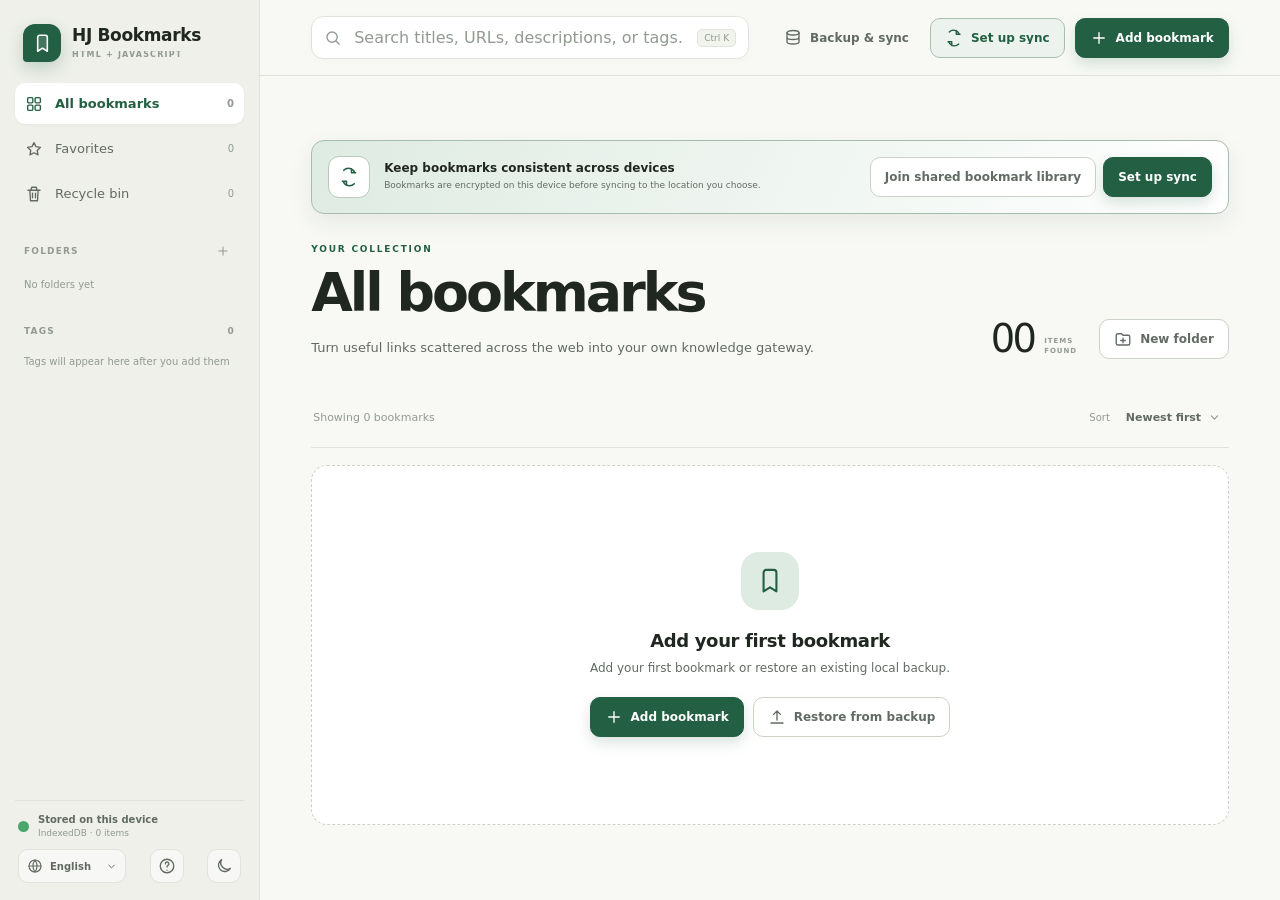
<file: index.html>
<!doctype html>
<html lang="zh-CN">
<head>
    <meta charset="UTF-8">
    <meta name="viewport" content="width=device-width, initial-scale=1.0">
    <meta name="referrer" content="no-referrer">
    <meta http-equiv="Cache-Control" content="no-cache, no-store, must-revalidate">
    <meta http-equiv="Pragma" content="no-cache">
    <meta http-equiv="Expires" content="0">
    <meta name="description" content="HJ Bookmarks 是无需安装、数据本地优先并支持加密备份与同步的纯前端书签管理器。" data-i18n-content="metaDescription">
    <meta name="theme-color" content="#eef0e9">
    <title>HJ Bookmarks · 本地优先书签管理器</title>
    <link rel="icon" href="data:image/svg+xml,%3Csvg xmlns='http://www.w3.org/2000/svg' viewBox='0 0 64 64'%3E%3Crect width='64' height='64' rx='18' fill='%23235f43'/%3E%3Cpath d='M21 15.5A4.5 4.5 0 0 1 25.5 11h13a4.5 4.5 0 0 1 4.5 4.5V51L32 43.5 21 51V15.5Z' fill='white'/%3E%3C/svg%3E">
    <link rel="stylesheet" href="css/style.css?v=20260829-43">
    <script src="js/core/translations.js?v=20260829-43" defer></script>
    <script src="js/core/config.js?v=20260829-43" defer></script>
    <script src="js/core/coordination.js?v=20260829-43" defer></script>
    <script src="js/core/storage.js?v=20260829-43" defer></script>
    <script src="js/sync/backup.js?v=20260829-43" defer></script>
    <script src="js/sync/local-folder.js?v=20260829-43" defer></script>
    <script src="js/sync/coordinator.js?v=20260829-43" defer></script>
    <script src="js/sync/providers.js?v=20260829-43" defer></script>
    <script src="js/sync/remote-watch.js?v=20260829-43" defer></script>
    <script src="js/sync/crypto.js?v=20260829-43" defer></script>
    <script src="js/sync/backup-passphrase.js?v=20260829-43" defer></script>
    <script src="js/sync/merge.js?v=20260829-43" defer></script>
    <script src="js/ui/recovery.js?v=20260829-43" defer></script>
    <script src="js/ui/help.js?v=20260829-43" defer></script>
    <script src="js/ui/backup-restore.js?v=20260829-43" defer></script>
    <script src="js/ui/sync-wizard.js?v=20260829-43" defer></script>
    <script src="js/ui/render.js?v=20260829-43" defer></script>
    <script src="js/ui/bookmarks.js?v=20260829-43" defer></script>
    <script src="js/data/transfer.js?v=20260829-43" defer></script>
    <script src="js/core/utils.js?v=20260829-43" defer></script>
    <script src="js/app.js?v=20260829-43" defer></script>
</head>
<body>
    <svg class="icon-sprite" aria-hidden="true">
        <symbol id="icon-bookmark" viewBox="0 0 24 24"><path d="M6.5 4.75A2.25 2.25 0 0 1 8.75 2.5h6.5a2.25 2.25 0 0 1 2.25 2.25v16.1l-5.5-3.48-5.5 3.48V4.75Z"/></symbol>
        <symbol id="icon-check" viewBox="0 0 24 24"><path d="m5 12.5 4.2 4.2L19 6.9"/></symbol>
        <symbol id="icon-alert" viewBox="0 0 24 24"><path d="M10.2 4.1 2.8 17a2 2 0 0 0 1.74 3h14.92a2 2 0 0 0 1.74-3L13.8 4.1a2.08 2.08 0 0 0-3.6 0Z"/><path d="M12 9v4m0 3.5h.01"/></symbol>
        <symbol id="icon-chevron-down" viewBox="0 0 24 24"><path d="m7 9.5 5 5 5-5"/></symbol>
        <symbol id="icon-chevron-right" viewBox="0 0 24 24"><path d="m9.5 7 5 5-5 5"/></symbol>
        <symbol id="icon-database" viewBox="0 0 24 24"><ellipse cx="12" cy="5" rx="8" ry="3"/><path d="M4 5v6c0 1.66 3.58 3 8 3s8-1.34 8-3V5M4 11v6c0 1.66 3.58 3 8 3s8-1.34 8-3v-6"/></symbol>
        <symbol id="icon-download" viewBox="0 0 24 24"><path d="M12 3v12m-4.5-4.5L12 15l4.5-4.5M4 20h16"/></symbol>
        <symbol id="icon-edit" viewBox="0 0 24 24"><path d="m14.5 5.5 4 4M4 20h4L18.7 9.3a2.83 2.83 0 0 0-4-4L4 16v4Z"/></symbol>
        <symbol id="icon-external" viewBox="0 0 24 24"><path d="M14 4h6v6m0-6-9 9m7 0v5a2 2 0 0 1-2 2H6a2 2 0 0 1-2-2V8a2 2 0 0 1 2-2h5"/></symbol>
        <symbol id="icon-folder" viewBox="0 0 24 24"><path d="M3 6.5A2.5 2.5 0 0 1 5.5 4H10l2 2.5h6.5A2.5 2.5 0 0 1 21 9v8.5a2.5 2.5 0 0 1-2.5 2.5h-13A2.5 2.5 0 0 1 3 17.5v-11Z"/></symbol>
        <symbol id="icon-folder-plus" viewBox="0 0 24 24"><path d="M3 7a2 2 0 0 1 2-2h5l2 2h7a2 2 0 0 1 2 2v9a2 2 0 0 1-2 2H5a2 2 0 0 1-2-2V7Zm9 4v6m-3-3h6"/></symbol>
        <symbol id="icon-grid" viewBox="0 0 24 24"><rect x="3.5" y="3.5" width="7" height="7" rx="1.5"/><rect x="13.5" y="3.5" width="7" height="7" rx="1.5"/><rect x="3.5" y="13.5" width="7" height="7" rx="1.5"/><rect x="13.5" y="13.5" width="7" height="7" rx="1.5"/></symbol>
        <symbol id="icon-language" viewBox="0 0 24 24"><circle cx="12" cy="12" r="9"/><path d="M3 12h18M12 3a14.7 14.7 0 0 1 0 18M12 3a14.7 14.7 0 0 0 0 18"/></symbol>
        <symbol id="icon-lock" viewBox="0 0 24 24"><rect x="4.5" y="10" width="15" height="11" rx="2.5"/><path d="M8 10V7a4 4 0 0 1 8 0v3M12 14.5v2"/></symbol>
        <symbol id="icon-help" viewBox="0 0 24 24"><circle cx="12" cy="12" r="9"/><path d="M9.8 9a2.35 2.35 0 1 1 3.5 2.05c-.8.47-1.3.95-1.3 1.95v.25M12 17.5h.01"/></symbol>
        <symbol id="icon-menu" viewBox="0 0 24 24"><path d="M4 7h16M4 12h16M4 17h16"/></symbol>
        <symbol id="icon-moon" viewBox="0 0 24 24"><path d="M20.5 15.1A8.5 8.5 0 0 1 8.9 3.5 8.5 8.5 0 1 0 20.5 15.1Z"/></symbol>
        <symbol id="icon-plus" viewBox="0 0 24 24"><path d="M12 5v14M5 12h14"/></symbol>
        <symbol id="icon-search" viewBox="0 0 24 24"><circle cx="10.8" cy="10.8" r="6.8"/><path d="m16 16 4.2 4.2"/></symbol>
        <symbol id="icon-star" viewBox="0 0 24 24"><path d="m12 3.5 2.65 5.37 5.93.86-4.29 4.18 1.01 5.9L12 17.03 6.7 19.81l1.01-5.9-4.29-4.18 5.93-.86L12 3.5Z"/></symbol>
        <symbol id="icon-sun" viewBox="0 0 24 24"><circle cx="12" cy="12" r="4"/><path d="M12 2v2m0 16v2M4.93 4.93l1.42 1.42m11.3 11.3 1.42 1.42M2 12h2m16 0h2M4.93 19.07l1.42-1.42M17.65 6.35l1.42-1.42"/></symbol>
        <symbol id="icon-sync" viewBox="0 0 24 24"><path d="M20 7h-5V2M4 17h5v5M19 7a8 8 0 0 0-13.3-3M5 17a8 8 0 0 0 13.3 3"/></symbol>
        <symbol id="icon-tag" viewBox="0 0 24 24"><path d="M20 13 13 20l-9-9V4h7l9 9Z"/><circle cx="8.5" cy="8.5" r="1.2"/></symbol>
        <symbol id="icon-trash" viewBox="0 0 24 24"><path d="M4 7h16M9 3h6l1 4H8l1-4Zm-2.5 4 .8 14h9.4l.8-14M10 11v6m4-6v6"/></symbol>
        <symbol id="icon-upload" viewBox="0 0 24 24"><path d="M12 16V4M7.5 8.5 12 4l4.5 4.5M4 20h16"/></symbol>
        <symbol id="icon-x" viewBox="0 0 24 24"><path d="m6 6 12 12M18 6 6 18"/></symbol>
    </svg>

    <div class="app-shell" id="app">
        <aside class="sidebar" id="sidebar" aria-label="侧边栏" data-i18n-aria-label="sidebarLabel">
            <button class="brand" id="brand-button" type="button">
                <span class="brand-mark"><svg><use href="#icon-bookmark"></use></svg></span>
                <span class="brand-copy"><strong data-i18n="brandName">HJ Bookmarks</strong><small data-i18n="brandSubtitle">HTML + JAVASCRIPT</small></span>
            </button>

            <nav class="primary-nav" aria-label="主要视图" data-i18n-aria-label="primaryViewsLabel">
                <button class="nav-item active root-drop-target" id="all-view-button" type="button">
                    <svg><use href="#icon-grid"></use></svg><span data-i18n="allBookmarks">全部书签</span><span class="nav-count" id="all-count">0</span>
                </button>
                <button class="nav-item" id="favorites-view-button" type="button">
                    <svg><use href="#icon-star"></use></svg><span data-i18n="favorites">我的收藏</span><span class="nav-count" id="favorites-count">0</span>
                </button>
                <button class="nav-item" id="recycle-bin-view-button" type="button">
                    <svg><use href="#icon-trash"></use></svg><span data-i18n="recycleBin">回收站</span><span class="nav-count" id="recycle-bin-count">0</span>
                </button>
            </nav>

            <section class="sidebar-section folders-section" aria-labelledby="folders-title">
                <div class="sidebar-section-title">
                    <span id="folders-title" data-i18n="folders">文件夹</span>
                    <button class="mini-icon-button" id="sidebar-add-folder" type="button" title="新建文件夹" aria-label="新建文件夹" data-i18n-title="newFolder" data-i18n-aria-label="newFolder">
                        <svg><use href="#icon-plus"></use></svg>
                    </button>
                </div>
                <div class="folder-tree" id="folder-tree"></div>
            </section>

            <section class="sidebar-section tags-section" aria-labelledby="tags-title">
                <div class="sidebar-section-title"><span id="tags-title" data-i18n="tags">标签</span><span id="tags-count">0</span></div>
                <div class="tag-navigation" id="tag-navigation"></div>
            </section>

            <footer class="sidebar-footer">
                <div class="storage-note" title="书签数据保存在当前浏览器的 IndexedDB 中" data-i18n-title="storageTooltip">
                    <span class="status-dot"></span>
                    <span><strong data-i18n="localOnly">仅存储在此设备</strong><small id="storage-status">正在连接本地数据库…</small></span>
                </div>
                <div class="sidebar-preferences">
                    <label class="language-picker" title="界面语言" data-i18n-title="languageTitle">
                        <svg><use href="#icon-language"></use></svg>
                        <select id="language-select" aria-label="界面语言" data-i18n-aria-label="languageTitle">
                            <option value="zh">中文</option>
                            <option value="en">English</option>
                        </select>
                        <svg class="language-chevron"><use href="#icon-chevron-down"></use></svg>
                    </label>
                    <button class="theme-button help-button" id="help-button" type="button" aria-label="帮助与使用说明" title="帮助与使用说明" data-i18n-aria-label="helpTitle" data-i18n-title="helpTitle">
                        <svg><use href="#icon-help"></use></svg>
                    </button>
                    <button class="theme-button" id="theme-button" type="button" aria-label="切换显示主题" title="切换显示主题" data-i18n-aria-label="themeToggle" data-i18n-title="themeToggle">
                        <svg class="theme-moon"><use href="#icon-moon"></use></svg>
                        <svg class="theme-sun"><use href="#icon-sun"></use></svg>
                    </button>
                </div>
            </footer>
        </aside>

        <button class="sidebar-backdrop" id="sidebar-backdrop" type="button" aria-label="关闭侧边栏" data-i18n-aria-label="closeSidebar"></button>

        <main class="main-area">
            <header class="topbar">
                <button class="mobile-menu-button" id="mobile-menu-button" type="button" aria-label="打开侧边栏" data-i18n-aria-label="openSidebar">
                    <svg><use href="#icon-menu"></use></svg>
                </button>

                <label class="search-box">
                    <svg><use href="#icon-search"></use></svg>
                    <span class="sr-only" data-i18n="searchBookmarks">搜索书签</span>
                    <input id="search-input" type="search" placeholder="搜索标题、网址、描述或标签……" autocomplete="off" data-i18n-placeholder="searchPlaceholder">
                    <button class="clear-search hidden" id="clear-search-button" type="button" aria-label="清除搜索" data-i18n-aria-label="clearSearch">
                        <svg><use href="#icon-x"></use></svg>
                    </button>
                    <kbd id="search-shortcut">Ctrl K</kbd>
                </label>

                <div class="tab-status hidden" id="tab-status" role="status" aria-live="polite">
                    <span class="tab-status-dot"></span><span id="tab-status-text"></span>
                </div>

                <div class="topbar-actions">
                    <input id="import-file-input" type="file" accept=".json,.html,.htm,application/json,text/html" hidden>

                    <details class="export-menu" id="export-menu">
                        <summary class="button button-quiet topbar-secondary" title="备份、同步与数据管理" data-i18n-title="exportTooltip">
                            <svg><use href="#icon-database"></use></svg><span data-i18n="export">备份/同步</span>
                        </summary>
                        <div class="export-popover">
                            <p class="export-section-label" data-i18n="syncSection">同步与冲突</p>
                            <button class="sync-menu-item" id="sync-settings-button" type="button"><strong data-i18n="encryptedWebDavSync">加密同步</strong><small id="sync-menu-status">尚未设置</small></button>
                            <button id="join-shared-library-menu-button" type="button"><strong data-i18n="joinSharedLibrary">加入共享书签库</strong><small data-i18n="joinSharedLibraryMenuHint">使用共享地址、成员凭据和统一加密口令加入</small></button>
                            <button class="wizard-menu-item" id="sync-wizard-menu-button" type="button"><strong data-i18n="openSetupWizard">设置向导</strong><small data-i18n="syncWizardMenuHint">创建同步或在向导中加入现有共享库</small></button>
                            <button class="conflict-menu-item" id="conflict-center-menu-button" type="button"><strong data-i18n="conflictCenter">冲突中心</strong><small id="conflict-menu-status">暂无待处理冲突</small></button>
                            <hr>
                            <p class="export-section-label" data-i18n="backupTransferSection">备份与迁移</p>
                            <button class="backup-menu-item" id="backup-settings-button" type="button"><strong data-i18n="automaticBackup">自动本地备份</strong><small id="backup-menu-status">尚未设置</small></button>
                            <button id="restore-backup-menu-button" type="button"><strong data-i18n="restoreBackup">从备份恢复</strong><small data-i18n="restoreBackupMenuHint">比较最新备份或历史快照后选择恢复方式</small></button>
                            <button id="import-menu-button" type="button"><strong data-i18n="import">导入数据</strong><small data-i18n="importTooltip">支持 JSON 或浏览器书签 HTML</small></button>
                            <button id="export-json-button" type="button"><strong data-i18n="jsonBackup">导出 JSON 备份</strong><small data-i18n="jsonBackupDescription">保留全部应用数据</small></button>
                            <button id="export-html-button" type="button"><strong data-i18n="browserHtml">导出浏览器 HTML</strong><small data-i18n="browserHtmlDescription">可导入其他浏览器</small></button>
                            <hr>
                            <p class="export-section-label" data-i18n="dataManagementSection">数据管理</p>
                            <button class="recycle-menu-item" id="clear-all-button" type="button"><strong data-i18n="clearAll">全部移至回收站</strong><small data-i18n="irreversible">可在 30 天内恢复</small></button>
                        </div>
                    </details>

                    <button class="button button-secondary quick-sync-button" id="quick-sync-button" type="button" title="立即运行一次同步" aria-label="立即同步" disabled>
                        <svg><use id="quick-sync-icon-use" href="#icon-sync"></use></svg><span id="quick-sync-label" data-i18n="syncNow">立即同步</span>
                    </button>

                    <button class="button button-primary add-button" id="add-bookmark-button" type="button">
                        <svg><use href="#icon-plus"></use></svg><span data-i18n="addBookmark">添加书签</span>
                    </button>
                </div>
            </header>

            <section class="content">
                <section class="conflict-banner hidden" id="conflict-banner" aria-live="polite">
                    <span class="conflict-banner-icon"><svg><use href="#icon-database"></use></svg></span>
                    <span class="conflict-banner-copy"><strong id="conflict-banner-title">发现同步冲突</strong><small id="conflict-banner-detail">双方版本均已安全保留，请在应用内选择处理方式。</small></span>
                    <button class="button button-secondary" id="open-conflict-center-button" type="button" data-i18n="reviewConflicts">处理冲突</button>
                </section>

                <section class="sync-onboarding hidden" id="sync-onboarding" aria-labelledby="sync-onboarding-title">
                    <span class="sync-onboarding-icon"><svg><use href="#icon-sync"></use></svg></span>
                    <span class="sync-onboarding-copy">
                        <strong id="sync-onboarding-title" data-i18n="syncOnboardingTitle">在多个设备间保持书签一致</strong>
                        <small data-i18n="syncOnboardingDetail">书签会先在本机加密，再同步到你选择的位置。</small>
                    </span>
                    <span class="sync-onboarding-actions">
                        <button class="button button-secondary" id="join-shared-library-button" type="button" data-i18n="joinSharedLibrary">加入共享书签库</button>
                        <button class="button button-primary" id="sync-entry-button" type="button" title="打开同步向导" data-i18n="syncEntry" data-i18n-title="syncEntryTitle">设置同步</button>
                    </span>
                </section>

                <nav class="breadcrumbs hidden" id="breadcrumbs" aria-label="文件夹路径" data-i18n-aria-label="folderPathLabel"></nav>

                <div class="page-heading">
                    <div>
                        <p class="eyebrow" id="page-eyebrow" data-i18n="eyebrowAll">个人收藏库</p>
                        <h1 id="page-title" data-i18n="allBookmarks">全部书签</h1>
                        <p class="heading-description" id="page-description" data-i18n="allDescription">把散落在各处的好内容，整理成自己的知识入口。</p>
                    </div>
                    <div class="heading-side">
                        <div class="collection-stat"><strong id="result-count">00</strong><span><span data-i18n="itemsLabel">项目</span><br><span data-i18n="foundLabel">找到</span></span></div>
                        <button class="button button-secondary" id="add-folder-button" type="button">
                            <svg><use href="#icon-folder-plus"></use></svg><span data-i18n="newFolder">新建文件夹</span>
                        </button>
                    </div>
                </div>

                <div class="results-toolbar">
                    <p id="results-label" data-i18n="initialResults">显示 0 条书签</p>
                    <label class="sort-control">
                        <span data-i18n="sort">排序</span>
                        <select id="sort-select" data-i18n-aria-label="sort">
                            <option value="newest" data-i18n="newest">最近添加</option>
                            <option value="oldest" data-i18n="oldest">最早添加</option>
                            <option value="title" data-i18n="sortByTitle">按标题</option>
                        </select>
                        <svg><use href="#icon-chevron-down"></use></svg>
                    </label>
                </div>

                <section class="folder-grid hidden" id="folder-grid" aria-label="文件夹" data-i18n-aria-label="folders"></section>
                <section class="bookmark-grid" id="bookmark-grid" aria-label="书签" data-i18n-aria-label="bookmarksLabel"></section>
                <section class="recovery-list hidden" id="recovery-list" aria-label="回收站" data-i18n-aria-label="recycleBin"></section>

                <section class="empty-state hidden" id="empty-state">
                    <span class="empty-icon"><svg><use id="empty-icon-use" href="#icon-bookmark"></use></svg></span>
                    <h2 id="empty-title" data-i18n="emptyFirstTitle">从第一条书签开始</h2>
                    <p id="empty-description" data-i18n="emptyFirstDescription">所有数据只保存在你的浏览器中。</p>
                    <div class="empty-actions">
                        <button class="button button-primary" id="empty-action-button" type="button">
                            <svg><use id="empty-action-icon" href="#icon-plus"></use></svg><span id="empty-action-label" data-i18n="addBookmark">添加书签</span>
                        </button>
                        <button class="button button-secondary hidden" id="empty-restore-button" type="button">
                            <svg><use href="#icon-upload"></use></svg><span data-i18n="restoreFromBackup">从备份恢复</span>
                        </button>
                    </div>
                </section>
            </section>
        </main>
    </div>

    <dialog class="item-dialog help-dialog" id="help-dialog" aria-labelledby="help-dialog-title">
        <div class="dialog-panel">
            <header class="dialog-header">
                <div><p class="eyebrow" data-i18n="helpEyebrow">使用指南</p><h2 id="help-dialog-title" data-i18n="helpTitle">帮助与使用说明</h2></div>
                <button class="icon-button dialog-close" id="help-dialog-close-button" type="button" aria-label="关闭" data-i18n-aria-label="close">
                    <svg><use href="#icon-x"></use></svg>
                </button>
            </header>

            <div class="help-content">
                <details class="help-topic" open>
                    <summary><span data-i18n="helpQuickStart">快速开始</span><svg><use href="#icon-chevron-down"></use></svg></summary>
                    <div>
                        <ol>
                            <li data-i18n="helpQuickStart1">点击“添加书签”保存第一条链接。</li>
                            <li data-i18n="helpQuickStart2">用文件夹和标签整理内容，使用顶部搜索快速查找。</li>
                            <li data-i18n="helpQuickStart3">数据默认保存在当前浏览器，请尽早配置自动备份。</li>
                        </ol>
                        <p data-i18n="helpSearchShortcut">按 Ctrl/⌘ + K 可以随时聚焦搜索框。</p>
                    </div>
                </details>

                <details class="help-topic">
                    <summary><span data-i18n="helpOrganize">整理书签</span><svg><use href="#icon-chevron-down"></use></svg></summary>
                    <div>
                        <ul>
                            <li data-i18n="helpOrganize1">新建文件夹后，可拖拽书签或文件夹调整位置。</li>
                            <li data-i18n="helpOrganize2">点击星标加入收藏；点击标签可快速筛选。</li>
                            <li data-i18n="helpOrganize3">删除项目会进入回收站，文件夹的后代会一起保留。</li>
                        </ul>
                    </div>
                </details>

                <details class="help-topic">
                    <summary><span data-i18n="helpBackupRecovery">备份与恢复</span><svg><use href="#icon-chevron-down"></use></svg></summary>
                    <div>
                        <ul>
                            <li data-i18n="helpBackup1">在“备份/同步”中选择自动本地备份，并授权一个目录。</li>
                            <li data-i18n="helpBackup2">最新备份和历史快照会自动写入所选目录，也可选择使用独立口令加密。</li>
                            <li data-i18n="helpBackup3">“从备份恢复”会先比较快照与当前数据，可安全合并、选择部分项目或完整替换。</li>
                            <li data-i18n="helpBackup4">回收站保留删除项目 30 天，支持单项和批量恢复。</li>
                            <li data-i18n="helpBackup5">手动导出的 JSON 是明文完整备份；浏览器 HTML 用于与浏览器迁移。</li>
                            <li data-i18n="helpBackup6">每次目录备份写入后都会重新读取验证，也可在设置中随时检查备份健康状态。</li>
                            <li data-i18n="helpBackup7">更换备份口令时可只影响新备份，或安全地重新加密当前口令可读取的历史。</li>
                        </ul>
                    </div>
                </details>

                <details class="help-topic">
                    <summary><span data-i18n="helpSynchronization">多设备同步</span><svg><use href="#icon-chevron-down"></use></svg></summary>
                    <div>
                        <ul>
                            <li data-i18n="helpSync1">远端同步支持标准 WebDAV、Koofr 和 Azure Blob（全球 Azure 与世纪互联运营的 Azure 中国区）。</li>
                            <li data-i18n="helpSync2">本地同步目录模式适用于 OneDrive、Google Drive、Dropbox 和 Syncthing 桌面客户端。</li>
                            <li data-i18n="helpSync3">所有设备必须使用完全相同的加密口令。</li>
                            <li data-i18n="helpSync4">同步设置和自动备份相互独立，建议同时启用。</li>
                            <li data-i18n="helpSync5">顶部快捷按钮可立即同步、重试、解锁或进入冲突中心。</li>
                        </ul>
                    </div>
                </details>

                <details class="help-topic">
                    <summary><span data-i18n="helpSharedLibrary">共享书签库</span><svg><use href="#icon-chevron-down"></use></svg></summary>
                    <div>
                        <ul>
                            <li data-i18n="helpShared1">组织者先用设置向导创建远端库，其他成员再用“加入共享书签库”连接。</li>
                            <li data-i18n="helpShared2">所有成员都能查看和修改全部书签，访问权限由远端服务凭据和共享加密口令共同控制。</li>
                            <li data-i18n="helpShared3">自动同步会定期检查远端更新；设备名称用于显示冲突和删除来源。</li>
                            <li data-i18n="helpShared4">当前一次只能连接一个同步位置；连接后会锁定地址和账号，不提供容易混淆的数据切换。</li>
                            <li data-i18n="helpShared5">加入前若本机已有书签，必须确认它们是否参与共享库首次合并。</li>
                        </ul>
                    </div>
                </details>

                <details class="help-topic">
                    <summary><span data-i18n="helpDeployment">在线部署与便携使用</span><svg><use href="#icon-chevron-down"></use></svg></summary>
                    <div>
                        <ul>
                            <li data-i18n="helpDeployment1">静态部署只发布应用文件，不会自动公开浏览器中的书签或同步凭据。</li>
                            <li data-i18n="helpDeployment2">本地文件与线上域名拥有独立数据空间，可通过备份恢复、导入或加密同步迁移。</li>
                            <li data-i18n="helpDeployment3">GitHub Actions 会在测试通过后生成可直接解压使用的便携 ZIP，并可发布 GitHub Pages 和 Release。</li>
                            <li data-i18n="helpDeployment4">线上版无法连接远端服务时，需要该服务允许网站域名通过 CORS 访问。</li>
                        </ul>
                    </div>
                </details>

                <details class="help-topic">
                    <summary><span data-i18n="helpConflicts">处理冲突</span><svg><use href="#icon-chevron-down"></use></svg></summary>
                    <div>
                        <p data-i18n="helpConflictsText">应用会自动合并不同字段的修改。双方同时修改同一字段，或一端删除而另一端编辑时，会显示冲突中心；可保留本机、保留远端、逐字段选择或保留两个副本。</p>
                    </div>
                </details>

                <details class="help-topic">
                    <summary><span data-i18n="helpPrivacy">隐私与安全</span><svg><use href="#icon-chevron-down"></use></svg></summary>
                    <div>
                        <ul>
                            <li data-i18n="helpPrivacy1">未配置同步时，书签不会离开当前浏览器。</li>
                            <li data-i18n="helpPrivacy2">远端同步始终加密；本地自动备份可选择加密。</li>
                            <li data-i18n="helpPrivacy3">同步和备份加密口令都无法找回；遗失后无法解密对应文件。</li>
                            <li data-i18n="helpPrivacy4">共享设备上不要开启“刷新时保留凭据”。</li>
                            <li data-i18n="helpPrivacy5">同步地址和必要的用户名会保存在本机以便重连；密码、SAS Token 和加密口令不会写入长期设置。</li>
                        </ul>
                    </div>
                </details>
            </div>

            <footer class="dialog-footer help-dialog-footer">
                <a class="button button-secondary" href="README.md" target="_blank" rel="noreferrer" data-i18n="openReadme">查看项目 README</a>
                <a class="button button-secondary" href="docs/DEPLOYMENT.md" target="_blank" rel="noreferrer" data-i18n="openDeploymentGuide">查看部署指南</a>
                <a class="button button-secondary" href="tests/index.html" target="_blank" rel="noreferrer" data-i18n="openBrowserTests">运行浏览器测试</a>
                <span class="dialog-footer-spacer"></span>
                <button class="button button-primary" id="help-dialog-done-button" type="button" data-i18n="gotIt">知道了</button>
            </footer>
        </div>
    </dialog>

    <dialog class="item-dialog" id="item-dialog">
        <form class="dialog-panel" id="item-form" novalidate>
            <input type="hidden" id="item-id">
            <input type="hidden" id="item-kind">
            <header class="dialog-header">
                <div><p class="eyebrow" id="dialog-eyebrow" data-i18n="eyebrowAddBookmark">新建书签</p><h2 id="dialog-title">添加新书签</h2></div>
                <button class="icon-button dialog-close" id="dialog-close-button" type="button" aria-label="关闭" data-i18n-aria-label="close">
                    <svg><use href="#icon-x"></use></svg>
                </button>
            </header>

            <div class="dialog-fields">
                <label class="field">
                    <span><span data-i18n="fieldTitle">标题</span> <b aria-hidden="true">*</b></span>
                    <input id="item-title-input" type="text" maxlength="100" placeholder="例如：设计灵感合集" autocomplete="off" required data-i18n-placeholder="titlePlaceholder">
                </label>

                <label class="field bookmark-only-field" id="url-field">
                    <span><span data-i18n="fieldUrl">链接</span> <b aria-hidden="true">*</b></span>
                    <input id="item-url-input" type="text" inputmode="url" placeholder="example.com" autocomplete="off">
                    <small data-i18n="urlHint">可以省略 https://；仅允许常规网页及本地文件链接</small>
                </label>

                <label class="field bookmark-only-field">
                    <span data-i18n="fieldDescription">描述</span>
                    <textarea id="item-description-input" maxlength="300" rows="3" placeholder="写下一句备注，方便以后找到它……" data-i18n-placeholder="descriptionPlaceholder"></textarea>
                </label>

                <label class="field">
                    <span data-i18n="parentFolder">上级文件夹</span>
                    <select id="item-parent-select"><option value="root">/ 根目录</option></select>
                </label>

                <label class="field bookmark-only-field">
                    <span data-i18n="fieldTags">标签</span>
                    <input id="item-tags-input" type="text" maxlength="240" placeholder="设计, 工具, 稍后阅读" autocomplete="off" data-i18n-placeholder="tagsPlaceholder">
                    <small data-i18n="tagsHint">用逗号分隔多个标签</small>
                </label>

                <label class="favorite-toggle bookmark-only-field">
                    <input id="item-favorite-input" type="checkbox">
                    <span class="toggle-box"><svg><use href="#icon-check"></use></svg></span>
                    <span><strong data-i18n="addFavorite">加入收藏</strong><small data-i18n="favoriteHint">在收藏视图中快速访问</small></span>
                </label>

                <p class="form-error hidden" id="form-error" role="alert"></p>
            </div>

            <footer class="dialog-footer">
                <button class="button button-secondary" id="dialog-cancel-button" type="button" data-i18n="cancel">取消</button>
                <button class="button button-primary" id="dialog-submit-button" type="submit" data-i18n="addBookmark">添加书签</button>
            </footer>
        </form>
    </dialog>

    <dialog class="item-dialog backup-dialog" id="backup-dialog">
        <div class="dialog-panel">
            <header class="dialog-header">
                <div><p class="eyebrow" data-i18n="backupEyebrow">数据保护</p><h2 id="backup-dialog-title" data-i18n="backupSettings">自动备份设置</h2></div>
                <button class="icon-button dialog-close" id="backup-dialog-close-button" type="button" aria-label="关闭" data-i18n-aria-label="close">
                    <svg><use href="#icon-x"></use></svg>
                </button>
            </header>

            <div class="backup-settings-content">
                <section class="backup-status-card" id="backup-status-card" aria-live="polite">
                    <span class="backup-status-icon"><svg><use href="#icon-database"></use></svg></span>
                    <span><strong id="backup-status-title">尚未设置备份目录</strong><small id="backup-status-detail">选择一个本地文件夹后，数据变更时会自动写入备份。</small></span>
                </section>

                <div class="settings-list">
                    <label class="setting-row settings-switch-row">
                        <span class="setting-copy"><strong data-i18n="automaticBackup">自动本地备份</strong><small data-i18n="automaticBackupHint">每次数据变化后自动更新最新备份并创建历史快照</small></span>
                        <span class="switch-control">
                            <input id="auto-backup-toggle" type="checkbox">
                            <span></span>
                        </span>
                    </label>

                    <label class="setting-row settings-switch-row">
                        <span class="setting-copy"><strong data-i18n="encryptLocalBackups">加密本地备份</strong><small data-i18n="encryptLocalBackupsHint">保护最新、历史和恢复前紧急备份中的内容</small></span>
                        <span class="switch-control">
                            <input id="backup-encryption-toggle" type="checkbox">
                            <span></span>
                        </span>
                    </label>

                    <div class="backup-encryption-fields hidden" id="backup-encryption-fields">
                        <div class="backup-encryption-heading">
                            <span><svg><use href="#icon-lock"></use></svg></span>
                            <span class="setting-copy"><strong data-i18n="backupEncryptionPassphrase">备份加密口令</strong><small data-i18n="backupEncryptionPassphraseHint">至少 8 个字符；口令无法找回，请妥善保存</small></span>
                        </div>
                        <div class="backup-passphrase-grid">
                            <label class="field">
                                <span data-i18n="backupPassphrase">加密口令</span>
                                <input id="backup-passphrase-input" type="password" minlength="8" autocomplete="new-password">
                            </label>
                            <label class="field">
                                <span data-i18n="confirmBackupPassphrase">确认加密口令</span>
                                <input id="backup-passphrase-confirm-input" type="password" minlength="8" autocomplete="new-password">
                            </label>
                        </div>
                        <label class="favorite-toggle backup-remember-passphrase">
                            <input id="backup-remember-session-toggle" type="checkbox">
                            <span class="toggle-box"><svg><use href="#icon-check"></use></svg></span>
                            <span><strong data-i18n="rememberBackupPassphrase">刷新本标签页时保留口令</strong><small data-i18n="rememberBackupPassphraseHint">默认只保留在当前页面内存中；共享设备上请勿开启</small></span>
                        </label>
                        <p class="backup-encryption-status" id="backup-encryption-status" role="status">请输入并确认至少 8 个字符的口令</p>
                        <div class="backup-passphrase-change-row hidden" id="backup-passphrase-change-row">
                            <span class="setting-copy"><strong data-i18n="changeBackupPassphrase">更换备份口令</strong><small data-i18n="changeBackupPassphraseHint">可只更改今后的备份，或同时重新保护现有历史</small></span>
                            <button class="button button-secondary compact-button" id="change-backup-passphrase-button" type="button" data-i18n="changePassphrase">更换口令</button>
                        </div>
                        <p class="backup-encryption-history-note" data-i18n="backupEncryptionHistoryNote">启用后新备份会加密；已有明文或使用旧口令的历史不会立即转换，之后仍按保留数量清理。</p>
                    </div>

                    <div class="setting-row">
                        <span class="setting-copy"><strong data-i18n="backupDirectory">备份目录</strong><small id="backup-directory-name">尚未选择</small></span>
                        <button class="button button-secondary compact-button" id="choose-backup-directory-button" type="button" data-i18n="chooseFolder">选择目录</button>
                    </div>

                    <label class="setting-row">
                        <span class="setting-copy"><strong data-i18n="historyRetention">历史快照</strong><small data-i18n="historyRetentionHint">自动清理更早的快照，最新备份始终保留</small></span>
                        <select class="settings-select" id="backup-retention-select">
                            <option value="7" data-i18n="keep7Snapshots">保留 7 份</option>
                            <option value="30" data-i18n="keep30Snapshots">保留 30 份</option>
                            <option value="90" data-i18n="keep90Snapshots">保留 90 份</option>
                        </select>
                    </label>

                    <div class="setting-row information-row">
                        <span class="setting-copy"><strong data-i18n="lastBackup">最近备份</strong><small id="last-backup-value">从未备份</small></span>
                    </div>

                    <div class="setting-row backup-health-row" id="backup-health-row">
                        <span class="backup-health-indicator" aria-hidden="true"></span>
                        <span class="setting-copy"><strong data-i18n="backupHealth">备份健康状态</strong><small id="backup-health-value">尚未验证</small></span>
                        <button class="button button-secondary compact-button" id="verify-backup-button" type="button" data-i18n="verifyBackup">检查备份</button>
                    </div>

                    <div class="setting-row">
                        <span class="setting-copy"><strong data-i18n="persistentStorage">浏览器持久存储</strong><small id="persistence-status-value">正在检查…</small></span>
                        <button class="button button-secondary compact-button hidden" id="request-persistence-button" type="button" data-i18n="requestAgain">重新请求</button>
                    </div>
                </div>

                <p class="backup-persistence-note" data-i18n="persistenceExplanation">浏览器内部数据保护与备份目录相互独立；是否授予由浏览器决定，直接打开本地文件时可能不予授权。</p>
                <p class="backup-compatibility" data-i18n="backupCompatibility">自动写入目录需要 Edge 或 Chrome。其他浏览器仍可使用 JSON 手动导出。</p>
            </div>

            <footer class="dialog-footer backup-dialog-footer">
                <button class="button button-quiet" id="restore-backup-button" type="button" data-i18n="restoreBackup">从备份恢复</button>
                <button class="button button-danger-quiet hidden" id="disconnect-backup-button" type="button" data-i18n="disconnectBackup">断开备份目录</button>
                <span class="dialog-footer-spacer"></span>
                <button class="button button-secondary" id="backup-dialog-cancel-button" type="button" data-i18n="close">关闭</button>
                <button class="button button-primary" id="backup-now-button" type="button" data-i18n="backupNow">立即备份</button>
            </footer>
        </div>
    </dialog>

    <dialog class="item-dialog backup-passphrase-dialog" id="backup-passphrase-dialog" aria-labelledby="backup-passphrase-dialog-title">
        <form class="dialog-panel" id="backup-passphrase-form" novalidate>
            <header class="dialog-header">
                <div><p class="eyebrow" data-i18n="backupPassphraseChangeEyebrow">备份安全</p><h2 id="backup-passphrase-dialog-title" data-i18n="changeBackupPassphrase">更换备份口令</h2></div>
                <button class="icon-button dialog-close" id="backup-passphrase-close-button" type="button" aria-label="关闭" data-i18n-aria-label="close">
                    <svg><use href="#icon-x"></use></svg>
                </button>
            </header>

            <div class="backup-passphrase-change-content">
                <section class="backup-passphrase-change-intro">
                    <span><svg><use href="#icon-lock"></use></svg></span>
                    <span><strong data-i18n="backupPassphraseChangeTitle">安全地使用新口令</strong><small data-i18n="backupPassphraseChangeDetail">更换期间会先创建并验证新文件，原历史在验证完成前不会删除。</small></span>
                </section>

                <div class="backup-passphrase-change-fields">
                    <label class="field">
                        <span data-i18n="currentBackupPassphrase">当前备份口令</span>
                        <input id="current-backup-passphrase-input" type="password" minlength="8" autocomplete="current-password">
                    </label>
                    <label class="field">
                        <span data-i18n="newBackupPassphrase">新备份口令</span>
                        <input id="new-backup-passphrase-input" type="password" minlength="8" autocomplete="new-password">
                    </label>
                    <label class="field">
                        <span data-i18n="confirmNewBackupPassphrase">确认新备份口令</span>
                        <input id="confirm-new-backup-passphrase-input" type="password" minlength="8" autocomplete="new-password">
                    </label>
                </div>

                <fieldset class="backup-passphrase-change-modes">
                    <legend data-i18n="backupPassphraseChangeScope">应用范围</legend>
                    <label>
                        <input type="radio" name="backup-passphrase-change-mode" value="future" checked>
                        <span><strong data-i18n="backupPassphraseFutureOnly">只用于今后的备份</strong><small data-i18n="backupPassphraseFutureOnlyHint">现有历史继续使用原来的口令，恢复时仍需保留旧口令。</small></span>
                    </label>
                    <label>
                        <input type="radio" name="backup-passphrase-change-mode" value="existing">
                        <span><strong data-i18n="reencryptExistingBackups">同时重新加密现有快照</strong><small data-i18n="reencryptExistingBackupsHint">转换可用当前口令解开的最新、历史和紧急备份；其他旧口令文件保持不变。</small></span>
                    </label>
                </fieldset>

                <p class="backup-passphrase-change-note" data-i18n="backupPassphraseChangeNote">新文件完成读取和解密验证后才会清理对应旧文件。中断时可能暂时出现重复快照，但不会为了整洁而牺牲可恢复数据。</p>

                <section class="backup-passphrase-progress hidden" id="backup-passphrase-progress" aria-live="polite">
                    <span class="backup-restore-spinner"><svg><use href="#icon-sync"></use></svg></span>
                    <span><strong id="backup-passphrase-progress-text">正在准备…</strong><progress id="backup-passphrase-progress-bar" value="0" max="1"></progress></span>
                </section>
                <p class="wizard-error hidden" id="backup-passphrase-error" role="alert"></p>
            </div>

            <footer class="dialog-footer">
                <button class="button button-secondary" id="backup-passphrase-cancel-button" type="button" data-i18n="cancel">取消</button>
                <button class="button button-primary" id="backup-passphrase-apply-button" type="submit" data-i18n="changePassphrase">更换口令</button>
            </footer>
        </form>
    </dialog>

    <dialog class="item-dialog backup-restore-dialog" id="backup-restore-dialog" aria-labelledby="backup-restore-title">
        <div class="dialog-panel">
            <header class="dialog-header">
                <div><p class="eyebrow" data-i18n="backupRestoreEyebrow">数据恢复</p><h2 id="backup-restore-title" data-i18n="backupRestoreTitle">从备份恢复</h2></div>
                <button class="icon-button dialog-close" id="backup-restore-close-button" type="button" aria-label="关闭" data-i18n-aria-label="close">
                    <svg><use href="#icon-x"></use></svg>
                </button>
            </header>

            <div class="backup-restore-content">
                <section class="backup-restore-source">
                    <span class="backup-restore-source-icon"><svg><use href="#icon-folder"></use></svg></span>
                    <span class="setting-copy"><strong id="backup-restore-source-name">尚未选择备份目录</strong><small id="backup-restore-source-detail">请选择包含备份文件的目录</small></span>
                    <button class="button button-secondary compact-button" id="choose-restore-directory-button" type="button" data-i18n="chooseBackupFolder">选择备份目录</button>
                </section>

                <form class="backup-restore-unlock hidden" id="backup-restore-unlock-form" novalidate>
                    <span class="backup-restore-unlock-icon"><svg><use href="#icon-lock"></use></svg></span>
                    <span class="backup-restore-unlock-copy"><strong data-i18n="encryptedBackupLocked">这份备份已加密</strong><small data-i18n="encryptedBackupLockedHint">输入创建该快照时使用的备份口令，验证后才能预览。</small></span>
                    <label class="backup-restore-passphrase">
                        <span class="sr-only" data-i18n="backupPassphrase">加密口令</span>
                        <input id="backup-restore-passphrase-input" type="password" minlength="8" autocomplete="off" placeholder="输入备份口令" data-i18n-placeholder="backupRestorePassphrasePlaceholder">
                    </label>
                    <button class="button button-primary compact-button" id="backup-restore-unlock-button" type="submit" data-i18n="unlockBackup">解锁备份</button>
                    <label class="backup-restore-remember">
                        <input id="backup-restore-remember-toggle" type="checkbox">
                        <span data-i18n="rememberBackupPassphraseShort">仅在刷新本标签页时保留</span>
                    </label>
                    <p class="backup-restore-unlock-error hidden" id="backup-restore-unlock-error" role="alert"></p>
                </form>

                <section class="backup-restore-loading hidden" id="backup-restore-loading" aria-live="polite">
                    <span class="backup-restore-spinner"><svg><use href="#icon-sync"></use></svg></span>
                    <span><strong id="backup-restore-loading-text">正在检查备份…</strong><small data-i18n="backupRestoreLoadingHint">文件结构会逐个检查；加密内容在解锁后验证。</small></span>
                </section>

                <section class="backup-restore-empty" id="backup-restore-empty">
                    <span><svg><use href="#icon-database"></use></svg></span>
                    <h3 id="backup-restore-empty-title">选择备份目录</h3>
                    <p id="backup-restore-empty-detail">选择此前由本应用创建备份的目录。</p>
                </section>

                <div class="backup-snapshot-workspace hidden" id="backup-snapshot-workspace">
                    <section class="backup-snapshot-browser" aria-labelledby="backup-snapshot-list-title">
                        <header><h3 id="backup-snapshot-list-title" data-i18n="availableBackups">可用备份</h3><span id="backup-snapshot-count">0 份</span></header>
                        <div class="backup-snapshot-list" id="backup-snapshot-list"></div>
                    </section>

                    <section class="backup-preview-panel" aria-labelledby="backup-preview-heading">
                        <div class="backup-preview-empty" id="backup-preview-empty" data-i18n="backupRestoreSelectSnapshot">请选择一个备份查看内容。</div>
                        <div class="backup-preview hidden" id="backup-preview">
                            <span class="backup-preview-kind" id="backup-preview-kind">最新备份</span>
                            <h3 id="backup-preview-heading"><span id="backup-preview-title">bookmarks-latest.json</span></h3>
                            <p id="backup-preview-time"></p>
                            <div class="backup-preview-stats">
                                <span><strong id="backup-preview-bookmark-count">0</strong><small data-i18n="bookmarksLabel">书签</small></span>
                                <span><strong id="backup-preview-folder-count">0</strong><small data-i18n="folders">文件夹</small></span>
                                <span><strong id="backup-preview-item-count">0</strong><small data-i18n="totalItems">总项目</small></span>
                            </div>
                            <section class="backup-comparison hidden" id="backup-comparison" aria-labelledby="backup-comparison-title">
                                <header>
                                    <h4 id="backup-comparison-title" data-i18n="backupComparisonTitle">与当前数据比较</h4>
                                    <small id="backup-diff-hint">仅完整替换会移除当前独有项目</small>
                                </header>
                                <div class="backup-diff-stats">
                                    <span class="is-add"><strong id="backup-diff-add-count">0</strong><small data-i18n="backupDiffAdd">可新增</small></span>
                                    <span class="is-update"><strong id="backup-diff-update-count">0</strong><small data-i18n="backupDiffUpdate">有差异</small></span>
                                    <span class="is-same"><strong id="backup-diff-same-count">0</strong><small data-i18n="backupDiffSame">相同</small></span>
                                    <span class="is-remove"><strong id="backup-diff-remove-count">0</strong><small data-i18n="backupDiffRemove">当前独有</small></span>
                                </div>
                            </section>
                            <h4 data-i18n="backupRestoreContentPreview">内容预览</h4>
                            <ul class="backup-preview-items" id="backup-preview-items"></ul>
                        </div>
                    </section>
                </div>

                <fieldset class="backup-restore-mode-section hidden" id="backup-restore-mode-section">
                    <legend data-i18n="backupRestoreMode">恢复方式</legend>
                    <div class="backup-restore-mode-options">
                        <label class="backup-restore-mode-card">
                            <input type="radio" name="backup-restore-mode" value="merge" checked>
                            <span><strong data-i18n="backupRestoreMerge">安全合并</strong><small data-i18n="backupRestoreMergeHint">只补回缺少的项目，不覆盖当前修改。</small></span>
                        </label>
                        <label class="backup-restore-mode-card">
                            <input type="radio" name="backup-restore-mode" value="selective">
                            <span><strong data-i18n="backupRestoreSelective">选择恢复</strong><small data-i18n="backupRestoreSelectiveHint">选择要新增或恢复为备份版本的项目。</small></span>
                        </label>
                        <label class="backup-restore-mode-card">
                            <input type="radio" name="backup-restore-mode" value="replace">
                            <span><strong data-i18n="backupRestoreReplace">完整替换</strong><small data-i18n="backupRestoreReplaceHint">将当前书签恢复为所选快照的状态。</small></span>
                        </label>
                    </div>
                    <p class="backup-restore-impact" id="backup-restore-impact" aria-live="polite"></p>
                    <p class="backup-restore-safety-note" data-i18n="backupRestoreSafetyNote">执行任何恢复前，都会先在所选目录保存当前状态。</p>
                    <p class="backup-replace-warning hidden" id="backup-replace-warning" data-i18n="backupRestoreReplaceWarning">当前快照中不存在的项目会生成删除记录，并可通过恢复前紧急备份撤销。</p>
                </fieldset>

                <section class="backup-selective-section hidden" id="backup-selective-section" aria-labelledby="backup-selective-title">
                    <header>
                        <div><h3 id="backup-selective-title" data-i18n="backupRestoreChooseItems">选择要恢复的项目</h3><p id="backup-selective-count"></p></div>
                        <span class="backup-selective-actions">
                            <button class="button button-quiet compact-button" id="backup-select-all-button" type="button" data-i18n="selectAll">全选</button>
                            <button class="button button-quiet compact-button" id="backup-clear-selection-button" type="button" data-i18n="clearSelection">清空选择</button>
                        </span>
                    </header>
                    <p class="backup-selective-note" data-i18n="backupRestoreParentFoldersNote">如果所选项目需要尚不存在的上级文件夹，应用会自动一并恢复。</p>
                    <div class="backup-selective-list" id="backup-selective-list"></div>
                    <p class="backup-selective-empty hidden" id="backup-selective-empty" data-i18n="backupRestoreNoSelectableItems">此快照与当前数据没有可选择恢复的差异。</p>
                </section>
                <p class="wizard-error hidden" id="backup-restore-error" role="alert"></p>
            </div>

            <footer class="dialog-footer backup-restore-footer">
                <button class="button button-secondary" id="backup-restore-cancel-button" type="button" data-i18n="cancel">取消</button>
                <span class="dialog-footer-spacer"></span>
                <button class="button button-primary" id="backup-restore-apply-button" type="button" disabled data-i18n="backupRestoreMergeAction">安全合并</button>
            </footer>
        </div>
    </dialog>

    <dialog class="item-dialog sync-wizard-dialog" id="sync-wizard-dialog" aria-labelledby="sync-wizard-title">
        <div class="dialog-panel">
            <header class="dialog-header">
                <div><p class="eyebrow" id="sync-wizard-eyebrow" data-i18n="syncWizardEyebrow">同步设置</p><h2 id="sync-wizard-title" data-i18n="syncWizardTitle">设置加密同步</h2></div>
                <button class="icon-button dialog-close" id="sync-wizard-close-button" type="button" aria-label="关闭" data-i18n-aria-label="close">
                    <svg><use href="#icon-x"></use></svg>
                </button>
            </header>

            <div class="sync-wizard-progress" id="sync-wizard-progress" aria-label="设置进度" data-i18n-aria-label="setupProgress">
                <span class="active"><b>1</b><small data-i18n="wizardLocation">位置</small></span>
                <i></i><span><b>2</b><small data-i18n="wizardConnection">连接</small></span>
                <i></i><span><b>3</b><small data-i18n="wizardEncryption">加密</small></span>
                <i></i><span><b>4</b><small data-i18n="wizardPreferences">偏好</small></span>
                <i></i><span><b>5</b><small data-i18n="wizardVerify">验证</small></span>
            </div>

            <div class="sync-wizard-content">
                <section class="sync-wizard-step" data-wizard-step="1">
                    <div class="wizard-step-heading"><h3 data-i18n="chooseSyncLocation">选择同步位置</h3><p data-i18n="chooseSyncLocationHint">只需要决定数据放在哪里，具体连接方式由应用自动处理。</p></div>
                    <div class="sync-location-options">
                        <label class="sync-location-card">
                            <input type="radio" name="wizard-sync-mode" value="remote" checked>
                            <span class="sync-location-icon"><svg><use href="#icon-database"></use></svg></span>
                            <span><strong data-i18n="remoteSyncLocation">远端同步</strong><small data-i18n="remoteSyncLocationHint">适用于 WebDAV、Azure Blob、NAS 和支持的网盘地址</small></span>
                            <span class="selection-check"><svg><use href="#icon-check"></use></svg></span>
                        </label>
                        <label class="sync-location-card">
                            <input type="radio" name="wizard-sync-mode" value="local-folder">
                            <span class="sync-location-icon"><svg><use href="#icon-folder"></use></svg></span>
                            <span><strong data-i18n="localSyncLocation">本地同步目录</strong><small data-i18n="localSyncLocationHint">适用于 OneDrive、Google Drive、Dropbox 和 Syncthing 桌面客户端</small></span>
                            <span class="selection-check"><svg><use href="#icon-check"></use></svg></span>
                        </label>
                    </div>
                    <button class="wizard-shared-entry" id="wizard-join-shared-library-button" type="button">
                        <span class="sync-location-icon"><svg><use href="#icon-sync"></use></svg></span>
                        <span><strong data-i18n="alreadyHaveSharedLibrary">已有共享书签库？</strong><small data-i18n="alreadyHaveSharedLibraryHint">使用管理员提供的地址和共享加密口令加入</small></span>
                        <svg class="wizard-shared-entry-arrow"><use href="#icon-chevron-right"></use></svg>
                    </button>
                </section>

                <section class="sync-wizard-step hidden" data-wizard-step="2">
                    <div class="wizard-step-heading"><h3 data-i18n="configureConnection">配置连接</h3><p id="wizard-connection-hint"></p></div>
                    <p class="wizard-shared-library-note hidden" id="wizard-shared-library-note" data-i18n="sharedLibraryTrustNote">共享库中的所有成员都可以查看和修改全部书签；请使用成员自己的远端凭据或 SAS Token。</p>
                    <div class="sync-fields" id="wizard-remote-fields">
                        <label class="settings-field">
                            <span><strong id="wizard-endpoint-label" data-i18n="webDavUrl">同步地址</strong><small id="wizard-endpoint-hint" data-i18n="wizardAddressHint">填写服务提供的 WebDAV、Azure Blob 或同步地址</small></span>
                            <input id="wizard-endpoint-input" type="url" inputmode="url" placeholder="https://dav.example.com/bookmarks/" autocomplete="off">
                        </label>
                        <label class="settings-field" id="wizard-username-field">
                            <span><strong id="wizard-username-label" data-i18n="webDavUsername">用户名</strong></span>
                            <input id="wizard-username-input" type="text" autocomplete="username">
                        </label>
                        <label class="settings-field">
                            <span><strong id="wizard-password-label" data-i18n="webDavPassword">密码、应用密码或 SAS Token</strong><small id="wizard-password-hint" data-i18n="sessionOnly">默认仅保留在当前页面内存中</small></span>
                            <input id="wizard-password-input" type="password" autocomplete="off">
                        </label>
                    </div>
                    <div class="wizard-local-folder hidden" id="wizard-local-folder-fields">
                        <span class="local-folder-sync-icon"><svg><use href="#icon-folder"></use></svg></span>
                        <span class="setting-copy"><strong data-i18n="localSyncFolder">本地同步目录</strong><small id="wizard-local-folder-name">尚未选择目录</small></span>
                        <button class="button button-secondary" id="wizard-choose-folder-button" type="button" data-i18n="chooseFolder">选择目录</button>
                    </div>
                    <p class="wizard-error hidden" id="wizard-connection-error" role="alert"></p>
                </section>

                <section class="sync-wizard-step hidden" data-wizard-step="3">
                    <div class="wizard-step-heading"><h3 data-i18n="protectSyncData">保护同步数据</h3><p data-i18n="protectSyncDataHint">书签会先在本机加密；此口令不会上传，也无法找回。</p></div>
                    <div class="wizard-passphrase-fields">
                        <label class="settings-field">
                            <span><strong data-i18n="encryptionPassphrase">加密口令</strong></span>
                            <input id="wizard-passphrase-input" type="password" minlength="8" autocomplete="off">
                        </label>
                        <label class="settings-field">
                            <span><strong data-i18n="confirmPassphrase">再次输入加密口令</strong></span>
                            <input id="wizard-passphrase-confirm-input" type="password" minlength="8" autocomplete="off">
                        </label>
                    </div>
                    <label class="wizard-show-passwords"><input id="wizard-show-passwords" type="checkbox"><span data-i18n="showSensitiveFields">显示访问凭据和加密口令</span></label>
                    <p class="wizard-warning" data-i18n="passphraseRecoveryWarning">请将口令保存在可信的密码管理器中；遗失后无法解密已有同步文件。</p>
                    <p class="wizard-error hidden" id="wizard-passphrase-error" role="alert"></p>
                </section>

                <section class="sync-wizard-step hidden" data-wizard-step="4">
                    <div class="wizard-step-heading"><h3 data-i18n="chooseSyncPreferences">选择同步偏好</h3><p data-i18n="chooseSyncPreferencesHint">这些设置之后可以随时修改。</p></div>
                    <label class="settings-field wizard-device-name-field">
                        <span><strong data-i18n="deviceName">设备名称</strong><small data-i18n="deviceNameHint">用于在共享库冲突和修改来源中识别这台设备</small></span>
                        <input id="wizard-device-name-input" type="text" maxlength="80" autocomplete="off" placeholder="例如：设计组笔记本" data-i18n-placeholder="deviceNamePlaceholder">
                    </label>
                    <div class="settings-list wizard-preferences-list">
                        <label class="setting-row settings-switch-row">
                            <span class="setting-copy"><strong data-i18n="automaticSync">页面打开时自动同步</strong><small data-i18n="automaticSyncHint">解锁后自动上传本机变化，并定期检查共享库更新</small></span>
                            <span class="switch-control"><input id="wizard-auto-sync" type="checkbox"><span></span></span>
                        </label>
                        <label class="setting-row settings-switch-row">
                            <span class="setting-copy"><strong data-i18n="rememberSessionCredentials">刷新本标签页时保留凭据</strong><small data-i18n="rememberSessionCredentialsHint">仅刷新时恢复；关闭、重新打开或离开页面后清除</small></span>
                            <span class="switch-control"><input id="wizard-remember-session" type="checkbox"><span></span></span>
                        </label>
                        <label class="setting-row settings-switch-row" id="wizard-create-directory-row">
                            <span class="setting-copy"><strong data-i18n="autoCreateWebDavFolder">自动创建同步目录</strong><small data-i18n="autoCreateWebDavFolderHint">目录不存在时仅创建同步文件所在的最后一级目录</small></span>
                            <span class="switch-control"><input id="wizard-create-directory" type="checkbox" checked><span></span></span>
                        </label>
                    </div>
                </section>

                <section class="sync-wizard-step hidden" data-wizard-step="5">
                    <div class="wizard-step-heading"><h3 data-i18n="verifyAndEnableSync">验证并启用同步</h3><p data-i18n="verifyAndEnableSyncHint">应用将验证访问权限、读取已有数据并写入本设备的加密状态。</p></div>
                    <div class="wizard-review" id="wizard-review"></div>
                    <label class="wizard-shared-local-confirm hidden" id="wizard-shared-local-confirm-row">
                        <input id="wizard-shared-local-confirm" type="checkbox">
                        <span><strong id="wizard-shared-local-confirm-title">确认共享本机书签</strong><small id="wizard-shared-local-confirm-detail"></small></span>
                    </label>
                    <p class="wizard-error hidden" id="wizard-shared-error" role="alert"></p>
                    <div class="wizard-test-status" id="wizard-test-status">
                        <span class="wizard-test-icon"><svg><use href="#icon-database"></use></svg></span>
                        <span><strong id="wizard-test-title" data-i18n="readyToVerify">准备验证</strong><small id="wizard-test-detail" data-i18n="readyToVerifyHint">点击“测试并完成”开始。</small></span>
                    </div>
                </section>
            </div>

            <footer class="dialog-footer sync-wizard-footer">
                <button class="button button-secondary" id="sync-wizard-cancel-button" type="button" data-i18n="cancel">取消</button>
                <span class="dialog-footer-spacer"></span>
                <button class="button button-secondary hidden" id="sync-wizard-back-button" type="button" data-i18n="back">上一步</button>
                <button class="button button-primary" id="sync-wizard-next-button" type="button" data-i18n="next">下一步</button>
                <button class="button button-primary hidden" id="sync-wizard-finish-button" type="button" data-i18n="testAndFinish">测试并完成</button>
            </footer>
        </div>
    </dialog>

    <dialog class="item-dialog sync-dialog" id="sync-dialog">
        <div class="dialog-panel">
            <header class="dialog-header">
                <div><p class="eyebrow" data-i18n="syncEyebrow">跨设备同步</p><h2 id="sync-dialog-title" data-i18n="syncSettings">加密同步设置</h2></div>
                <button class="icon-button dialog-close" id="sync-dialog-close-button" type="button" aria-label="关闭" data-i18n-aria-label="close">
                    <svg><use href="#icon-x"></use></svg>
                </button>
            </header>

            <div class="sync-settings-content">
                <section class="backup-status-card sync-status-card" id="sync-status-card" aria-live="polite">
                    <span class="backup-status-icon"><svg><use href="#icon-database"></use></svg></span>
                    <span><strong id="sync-status-title">尚未配置云端同步</strong><small id="sync-status-detail">选择同步方式并完成设置即可开始。</small></span>
                </section>

                <label class="settings-field sync-mode-field">
                    <span><strong data-i18n="syncMethod">同步方式</strong><small data-i18n="syncMethodHint">选择远端服务或桌面云盘管理的本地目录</small></span>
                    <select id="sync-mode-select">
                        <option value="remote" data-i18n="remoteServiceMode">远端同步</option>
                        <option value="local-folder" data-i18n="localFolderMode">本地同步目录</option>
                    </select>
                </label>
                <p class="sync-connection-lock-note hidden" id="sync-connection-lock-note" data-i18n="syncConnectionLockedNote">当前同步位置和账号已锁定，避免把本机书签误合并到其他书签库。需要更换时请先移除当前同步配置。</p>

                <div class="sync-fields" id="remote-sync-fields">
                    <label class="settings-field">
                        <span><strong id="sync-endpoint-label" data-i18n="webDavUrl">同步地址</strong><small id="sync-endpoint-hint" data-i18n="webDavUrlHint">填写同步服务提供的远端地址</small></span>
                        <input id="sync-endpoint-input" type="url" inputmode="url" placeholder="https://dav.example.com/bookmarks/" data-i18n-placeholder="webDavUrlPlaceholder" autocomplete="off">
                    </label>
                    <label class="settings-field" id="sync-username-field">
                        <span><strong id="sync-username-label" data-i18n="webDavUsername">用户名</strong><small id="sync-username-hint" data-i18n="webDavUsernameHint">地址和用户名会保存在本机</small></span>
                        <input id="sync-username-input" type="text" autocomplete="username">
                    </label>
                    <label class="settings-field">
                        <span><strong id="sync-password-label" data-i18n="webDavPassword">密码、应用密码或 SAS Token</strong><small id="sync-password-hint" data-i18n="sessionOnly">默认仅保留在当前页面内存中</small></span>
                        <input id="sync-password-input" type="password" autocomplete="off">
                    </label>
                </div>

                <div class="local-folder-sync-fields hidden" id="local-folder-sync-fields">
                    <span class="local-folder-sync-icon"><svg><use href="#icon-folder"></use></svg></span>
                    <span class="setting-copy"><strong data-i18n="localSyncFolder">本地同步目录</strong><small id="local-sync-folder-name">尚未选择目录</small></span>
                    <button class="button button-secondary compact-button" id="choose-local-sync-folder-button" type="button" data-i18n="chooseFolder">选择目录</button>
                </div>

                <div class="sync-fields common-sync-fields">
                    <label class="settings-field">
                        <span><strong data-i18n="deviceName">设备名称</strong><small data-i18n="deviceNameHint">用于在共享库冲突和修改来源中识别这台设备</small></span>
                        <input id="sync-device-name-input" type="text" maxlength="80" autocomplete="off" placeholder="例如：设计组笔记本" data-i18n-placeholder="deviceNamePlaceholder">
                    </label>
                    <label class="settings-field">
                        <span><strong data-i18n="encryptionPassphrase">加密口令</strong><small data-i18n="encryptionPassphraseHint">至少 8 个字符；其他设备必须使用相同口令</small></span>
                        <input id="sync-passphrase-input" type="password" minlength="8" autocomplete="off">
                    </label>
                </div>

                <label class="setting-row settings-switch-row remember-credentials-option">
                    <span class="setting-copy"><strong data-i18n="rememberSessionCredentials">刷新本标签页时保留凭据</strong><small data-i18n="rememberSessionCredentialsHint">仅刷新时恢复；关闭、重新打开或离开页面后清除</small></span>
                    <span class="switch-control">
                        <input id="remember-session-credentials-toggle" type="checkbox">
                        <span></span>
                    </span>
                </label>

                <div class="settings-list sync-options-list">
                    <label class="setting-row settings-switch-row" id="auto-create-directory-row">
                        <span class="setting-copy"><strong data-i18n="autoCreateWebDavFolder">自动创建同步目录</strong><small data-i18n="autoCreateWebDavFolderHint">目录不存在时仅创建同步文件所在的最后一级目录</small></span>
                        <span class="switch-control">
                            <input id="auto-create-directory-toggle" type="checkbox" checked>
                            <span></span>
                        </span>
                    </label>
                    <label class="setting-row settings-switch-row">
                        <span class="setting-copy"><strong data-i18n="automaticSync">页面打开时自动同步</strong><small data-i18n="automaticSyncHint">解锁后自动上传本机变化，并定期检查共享库更新</small></span>
                        <span class="switch-control">
                            <input id="auto-sync-toggle" type="checkbox">
                            <span></span>
                        </span>
                    </label>
                    <div class="setting-row information-row">
                        <span class="setting-copy"><strong data-i18n="lastSync">最近同步</strong><small id="last-sync-value">从未同步</small></span>
                    </div>
                    <div class="setting-row information-row" id="remote-watch-status-row">
                        <span class="setting-copy"><strong data-i18n="sharedLibraryUpdates">共享库更新检查</strong><small id="remote-watch-status-value">开启自动同步后定期检查</small></span>
                    </div>
                    <div class="setting-row information-row">
                        <span class="setting-copy"><strong data-i18n="conflictProtection">三方冲突保护</strong><small id="conflict-protection-value">将在下次成功同步后建立基线</small></span>
                    </div>
                </div>

                <p class="sync-security-note" data-i18n="syncSecurityNote">书签会先在本机加密后再上传；密码、SAS Token 和加密口令不会写入远端文件。</p>
                <p class="sync-compatibility" id="sync-compatibility-note" data-i18n="syncCorsNote">如果无法连接，请检查同步地址和应用密码，或联系同步服务管理员。</p>
            </div>

            <footer class="dialog-footer sync-dialog-footer">
                <button class="button button-quiet" id="sync-wizard-button" type="button" data-i18n="openSetupWizard">设置向导</button>
                <button class="button button-danger-quiet hidden" id="disconnect-sync-button" type="button" data-i18n="disconnectSync">移除同步配置</button>
                <span class="dialog-footer-spacer"></span>
                <button class="button button-secondary" id="sync-dialog-cancel-button" type="button" data-i18n="close">关闭</button>
                <button class="button button-primary" id="sync-now-button" type="button" data-i18n="syncNow">立即同步</button>
            </footer>
        </div>
    </dialog>

    <dialog class="item-dialog conflict-dialog" id="conflict-dialog">
        <div class="dialog-panel">
            <header class="dialog-header">
                <div><p class="eyebrow" data-i18n="conflictEyebrow">同步安全</p><h2 id="conflict-dialog-title" data-i18n="conflictCenter">冲突中心</h2></div>
                <button class="icon-button dialog-close" id="conflict-dialog-close-button" type="button" aria-label="关闭" data-i18n-aria-label="close">
                    <svg><use href="#icon-x"></use></svg>
                </button>
            </header>

            <div class="conflict-content">
                <div class="conflict-progress"><span id="conflict-progress-label">1 / 1</span><span id="conflict-detected-time"></span></div>
                <div class="conflict-heading">
                    <span class="conflict-kind" id="conflict-kind-label">书签</span>
                    <h3 id="conflict-item-title">未命名</h3>
                    <p id="conflict-explanation"></p>
                </div>

                <div class="conflict-version-grid">
                    <section class="conflict-version-card local-version">
                        <header><strong data-i18n="localVersion">本机版本</strong><small id="conflict-local-device"></small></header>
                        <div id="conflict-local-summary"></div>
                    </section>
                    <section class="conflict-version-card remote-version">
                        <header><strong data-i18n="remoteVersion">远端版本</strong><small id="conflict-remote-device"></small></header>
                        <div id="conflict-remote-summary"></div>
                    </section>
                </div>

                <section class="field-merge-section" id="field-merge-section">
                    <div class="field-merge-header"><strong data-i18n="choosePerField">逐字段选择</strong><small data-i18n="choosePerFieldHint">只列出双方同时修改且结果不同的字段</small></div>
                    <div class="conflict-fields" id="conflict-fields"></div>
                </section>
            </div>

            <footer class="dialog-footer conflict-dialog-footer">
                <button class="button button-quiet" id="conflict-previous-button" type="button" data-i18n="previousConflict">上一项</button>
                <button class="button button-quiet" id="conflict-next-button" type="button" data-i18n="nextConflict">下一项</button>
                <span class="dialog-footer-spacer"></span>
                <button class="button button-secondary" id="keep-both-button" type="button" data-i18n="keepBoth">保留两个副本</button>
                <button class="button button-secondary" id="keep-local-button" type="button" data-i18n="keepLocal">保留本机</button>
                <button class="button button-secondary" id="keep-remote-button" type="button" data-i18n="keepRemote">保留远端</button>
                <button class="button button-primary" id="apply-field-merge-button" type="button" data-i18n="applySelectedMerge">应用所选合并</button>
            </footer>
        </div>
    </dialog>

    <div class="toast hidden" id="toast" role="status" aria-live="polite" popover="manual" data-tone="success">
        <span class="toast-icon"><svg><use id="toast-icon-use" href="#icon-check"></use></svg></span><span id="toast-message"></span>
    </div>

    <noscript><div class="noscript-message">这个应用需要启用 JavaScript，但不需要安装 Node.js。 / This app requires JavaScript, but does not require Node.js.</div></noscript>
</body>
</html>
</file>
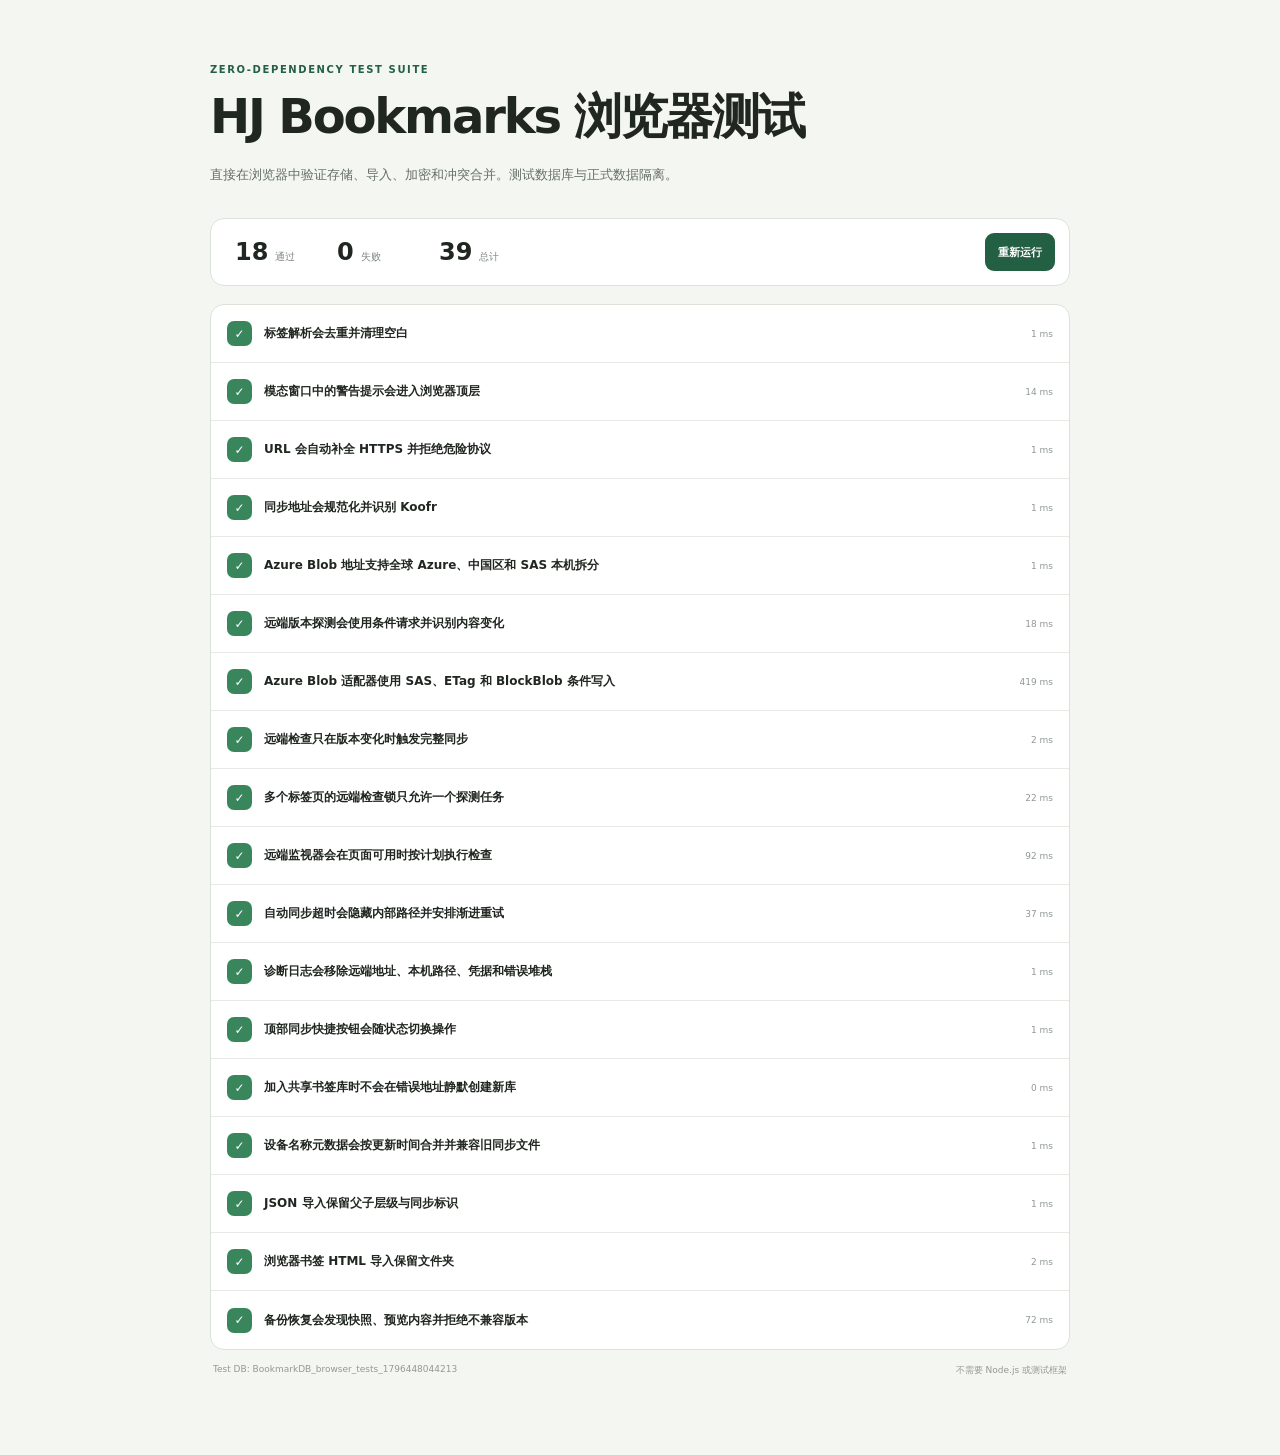
<file: tests/index.html>
<!doctype html>
<html lang="zh-CN">
<head>
    <meta charset="UTF-8">
    <meta name="viewport" content="width=device-width, initial-scale=1.0">
    <meta name="referrer" content="no-referrer">
    <meta http-equiv="Cache-Control" content="no-cache, no-store, must-revalidate">
    <title>HJ Bookmarks · Browser Tests</title>
    <link rel="stylesheet" href="styles.css">
    <script>
        globalThis.BOOKMARK_TEST_DB_NAME = `BookmarkDB_browser_tests_${Date.now()}`;
        globalThis.BOOKMARK_TEST_SYNC_TIMEOUT_MS = 35;
    </script>
    <script src="../js/core/translations.js?v=20260829-43" defer></script>
    <script src="../js/core/config.js?v=20260829-43" defer></script>
    <script src="../js/core/coordination.js?v=20260829-43" defer></script>
    <script src="../js/core/storage.js?v=20260829-43" defer></script>
    <script src="../js/core/utils.js?v=20260829-43" defer></script>
    <script src="../js/sync/backup.js?v=20260829-43" defer></script>
    <script src="../js/sync/local-folder.js?v=20260829-43" defer></script>
    <script src="../js/sync/coordinator.js?v=20260829-43" defer></script>
    <script src="../js/sync/providers.js?v=20260829-43" defer></script>
    <script src="../js/sync/remote-watch.js?v=20260829-43" defer></script>
    <script src="../js/sync/crypto.js?v=20260829-43" defer></script>
    <script src="../js/sync/backup-passphrase.js?v=20260829-43" defer></script>
    <script src="../js/sync/merge.js?v=20260829-43" defer></script>
    <script src="../js/data/transfer.js?v=20260829-43" defer></script>
    <script src="../js/ui/backup-restore.js?v=20260829-43" defer></script>
    <script src="test-runner.js?v=20260829-43" defer></script>
</head>
<body>
    <main class="test-shell">
        <header>
            <p class="eyebrow">ZERO-DEPENDENCY TEST SUITE</p>
            <h1>HJ Bookmarks 浏览器测试</h1>
            <p>直接在浏览器中验证存储、导入、加密和冲突合并。测试数据库与正式数据隔离。</p>
        </header>

        <section class="summary" aria-live="polite">
            <div><strong id="passed-count">0</strong><span>通过</span></div>
            <div><strong id="failed-count">0</strong><span>失败</span></div>
            <div><strong id="total-count">0</strong><span>总计</span></div>
            <button id="rerun-button" type="button">重新运行</button>
        </section>

        <section class="test-list" id="test-list" aria-label="测试结果">
            <p class="running">正在运行测试…</p>
        </section>

        <footer>
            <span id="test-database-name"></span>
            <span>不需要 Node.js 或测试框架</span>
        </footer>
    </main>
</body>
</html>
</file>
<file: css/style.css>
:root {
    font-family: Inter, "Segoe UI", "PingFang SC", "Microsoft YaHei", system-ui, sans-serif;
    color: #202620;
    background: #f8f9f5;
    font-synthesis: none;
    text-rendering: optimizeLegibility;
    -webkit-font-smoothing: antialiased;
    --bg: #f8f9f5;
    --panel: #ffffff;
    --panel-muted: #f1f3ed;
    --sidebar: #eef0e9;
    --text: #202620;
    --text-soft: #626b63;
    --text-faint: #929a92;
    --border: #dfe3dc;
    --border-strong: #cbd2c8;
    --accent: #235f43;
    --accent-hover: #194a33;
    --accent-soft: #deebe2;
    --accent-contrast: #ffffff;
    --danger: #b34848;
    --danger-soft: #f7e8e7;
    --shadow: 0 16px 44px rgba(31, 43, 34, 0.09);
    --shadow-small: 0 9px 25px rgba(31, 43, 34, 0.075);
    color-scheme: light;
}

:root[data-theme="dark"] {
    color: #e7ece7;
    background: #111512;
    --bg: #111512;
    --panel: #181d19;
    --panel-muted: #202620;
    --sidebar: #151a16;
    --text: #e7ece7;
    --text-soft: #a8b0a9;
    --text-faint: #778079;
    --border: #2b332d;
    --border-strong: #3b463e;
    --accent: #75b991;
    --accent-hover: #8cc9a5;
    --accent-soft: #243c2e;
    --accent-contrast: #0e1e14;
    --danger: #e0807b;
    --danger-soft: #3a2423;
    --shadow: 0 18px 48px rgba(0, 0, 0, 0.28);
    --shadow-small: 0 10px 28px rgba(0, 0, 0, 0.22);
    color-scheme: dark;
}

* {
    box-sizing: border-box;
}

html,
body {
    min-width: 320px;
    min-height: 100%;
    margin: 0;
    background: var(--bg);
}

body.busy {
    cursor: wait;
}

button,
input,
select,
textarea,
summary {
    font: inherit;
}

button,
a,
input,
select,
textarea,
summary {
    -webkit-tap-highlight-color: transparent;
}

button {
    color: inherit;
}

button:not(:disabled),
a,
select,
summary {
    cursor: pointer;
}

button:focus-visible,
a:focus-visible,
input:focus-visible,
select:focus-visible,
textarea:focus-visible,
summary:focus-visible {
    outline: 3px solid color-mix(in srgb, var(--accent) 34%, transparent);
    outline-offset: 2px;
}

::selection {
    color: var(--accent-contrast);
    background: var(--accent);
}

.hidden {
    display: none !important;
}

.sr-only {
    position: absolute;
    width: 1px;
    height: 1px;
    padding: 0;
    margin: -1px;
    overflow: hidden;
    clip: rect(0, 0, 0, 0);
    white-space: nowrap;
    border: 0;
}

.icon-sprite {
    position: absolute;
    width: 0;
    height: 0;
    overflow: hidden;
}

svg {
    display: block;
    width: 18px;
    height: 18px;
    flex: 0 0 auto;
    fill: none;
    stroke: currentColor;
    stroke-width: 1.8;
    stroke-linecap: round;
    stroke-linejoin: round;
}

.app-shell {
    display: grid;
    grid-template-columns: 260px minmax(0, 1fr);
    min-height: 100vh;
    color: var(--text);
    background: var(--bg);
}

.sidebar {
    position: sticky;
    top: 0;
    z-index: 30;
    display: flex;
    height: 100vh;
    flex-direction: column;
    padding: 24px 15px 17px;
    overflow: hidden;
    background: var(--sidebar);
    border-right: 1px solid var(--border);
}

.brand {
    display: flex;
    align-items: center;
    gap: 11px;
    width: 100%;
    padding: 0 8px 21px;
    color: var(--text);
    text-align: left;
    background: transparent;
    border: 0;
}

.brand-mark {
    display: grid;
    width: 38px;
    height: 38px;
    flex: 0 0 auto;
    color: var(--accent-contrast);
    background: var(--accent);
    border-radius: 12px 12px 12px 4px;
    place-items: center;
    box-shadow: 0 6px 16px color-mix(in srgb, var(--accent) 22%, transparent);
}

.brand-mark svg {
    width: 21px;
    height: 21px;
    fill: color-mix(in srgb, currentColor 15%, transparent);
}

.brand-copy {
    display: flex;
    min-width: 0;
    flex-direction: column;
    line-height: 1.05;
}

.brand-copy strong {
    font-size: 17px;
    font-weight: 750;
    letter-spacing: -0.02em;
}

.brand-copy small {
    margin-top: 6px;
    overflow: hidden;
    color: var(--text-faint);
    font-size: 8px;
    font-weight: 750;
    letter-spacing: 0.15em;
    text-overflow: ellipsis;
    white-space: nowrap;
}

.primary-nav,
.tag-navigation {
    display: flex;
    flex-direction: column;
    gap: 4px;
}

.nav-item {
    display: grid;
    grid-template-columns: 21px minmax(0, 1fr) auto;
    align-items: center;
    gap: 9px;
    width: 100%;
    min-height: 41px;
    padding: 8px 10px;
    color: var(--text-soft);
    text-align: left;
    background: transparent;
    border: 0;
    border-radius: 10px;
    transition: color 160ms ease, background-color 160ms ease, transform 160ms ease;
}

.nav-item:hover,
.folder-tree-row:hover {
    color: var(--text);
    background: color-mix(in srgb, var(--panel) 58%, transparent);
}

.nav-item.active,
.folder-tree-row.active {
    color: var(--accent);
    font-weight: 680;
    background: var(--panel);
    box-shadow: 0 1px 3px rgba(25, 38, 29, 0.04);
}

.nav-item.drag-over,
.brand.drag-over,
.folder-tree-row.drag-over {
    color: var(--accent);
    background: var(--accent-soft);
    box-shadow: inset 0 0 0 1px color-mix(in srgb, var(--accent) 35%, transparent);
}

.nav-item > span:nth-of-type(1) {
    overflow: hidden;
    font-size: 13px;
    text-overflow: ellipsis;
    white-space: nowrap;
}

.nav-count,
.folder-item-count {
    min-width: 20px;
    color: var(--text-faint);
    font-size: 10px;
    font-variant-numeric: tabular-nums;
    text-align: right;
}

.sidebar-section {
    min-height: 0;
    margin-top: 25px;
}

.folders-section {
    display: flex;
    max-height: 37%;
    flex-direction: column;
}

.tags-section {
    display: flex;
    min-height: 80px;
    max-height: 29%;
    flex-direction: column;
}

.sidebar-section-title {
    display: flex;
    min-height: 26px;
    align-items: center;
    justify-content: space-between;
    padding: 0 9px 9px;
    color: var(--text-faint);
    font-size: 9px;
    font-weight: 780;
    letter-spacing: 0.13em;
    text-transform: uppercase;
}

.mini-icon-button {
    display: grid;
    width: 24px;
    height: 24px;
    padding: 0;
    color: var(--text-faint);
    background: transparent;
    border: 0;
    border-radius: 6px;
    place-items: center;
}

.mini-icon-button:hover {
    color: var(--accent);
    background: var(--panel);
}

.mini-icon-button svg {
    width: 14px;
    height: 14px;
}

.folder-tree,
.tag-navigation {
    min-height: 0;
    overflow-x: hidden;
    overflow-y: auto;
    scrollbar-color: var(--border-strong) transparent;
    scrollbar-width: thin;
}

.folder-tree-node {
    min-width: 0;
}

.folder-tree-row {
    display: grid;
    grid-template-columns: 18px minmax(0, 1fr) 24px;
    align-items: center;
    min-height: 36px;
    color: var(--text-soft);
    border-radius: 9px;
    transition: color 150ms ease, background-color 150ms ease, opacity 150ms ease;
}

.folder-toggle,
.folder-tree-edit,
.folder-tree-open {
    padding: 0;
    color: inherit;
    background: transparent;
    border: 0;
}

.folder-toggle {
    display: grid;
    width: 18px;
    height: 30px;
    place-items: center;
}

.folder-toggle svg {
    transition: transform 150ms ease;
}

.folder-toggle.expanded svg {
    transform: rotate(90deg);
}

.folder-toggle.is-placeholder {
    pointer-events: none;
}

.folder-tree-open {
    display: flex;
    min-width: 0;
    height: 36px;
    align-items: center;
    gap: 8px;
    text-align: left;
}

.folder-tree-open > span:nth-child(2) {
    min-width: 0;
    flex: 1;
    overflow: hidden;
    font-size: 12px;
    text-overflow: ellipsis;
    white-space: nowrap;
}

.folder-tree-edit {
    display: grid;
    width: 24px;
    height: 28px;
    color: var(--text-faint);
    opacity: 0;
    border-radius: 6px;
    place-items: center;
}

.folder-tree-row.has-conflict {
    color: #b97a12;
    background: color-mix(in srgb, #d69724 10%, transparent);
}

.folder-tree-row:hover .folder-tree-edit,
.folder-tree-edit:focus-visible {
    opacity: 1;
}

.folder-tree-edit:hover {
    color: var(--accent);
    background: var(--panel-muted);
}

.folder-tree-children {
    margin-left: 9px;
    padding-left: 7px;
    border-left: 1px solid var(--border);
}

.tag-nav-item {
    min-height: 34px;
    padding-block: 6px;
}

.sidebar-hint {
    margin: 5px 9px;
    color: var(--text-faint);
    font-size: 10px;
    line-height: 1.55;
}

.sidebar-footer {
    display: flex;
    align-items: stretch;
    flex-direction: column;
    gap: 11px;
    margin-top: auto;
    padding: 13px 3px 0;
    border-top: 1px solid var(--border);
}

.storage-note {
    display: flex;
    min-width: 0;
    flex: 1;
    align-items: center;
    gap: 9px;
}

.storage-note > span:last-child {
    display: flex;
    min-width: 0;
    flex-direction: column;
}

.storage-note strong,
.storage-note small {
    overflow: hidden;
    text-overflow: ellipsis;
    white-space: nowrap;
}

.storage-note strong {
    color: var(--text-soft);
    font-size: 10px;
    font-weight: 650;
}

.storage-note small {
    margin-top: 3px;
    color: var(--text-faint);
    font-size: 9px;
}

.status-dot {
    width: 7px;
    height: 7px;
    flex: 0 0 auto;
    background: #4ca66c;
    border: 2px solid color-mix(in srgb, #4ca66c 22%, transparent);
    border-radius: 50%;
    box-sizing: content-box;
}

.sidebar-preferences {
    display: flex;
    align-items: center;
    justify-content: space-between;
    gap: 8px;
}

.language-picker {
    position: relative;
    display: flex;
    width: 108px;
    height: 34px;
    align-items: center;
    gap: 7px;
    padding: 0 8px;
    color: var(--text-soft);
    background: color-mix(in srgb, var(--panel) 58%, transparent);
    border: 1px solid var(--border);
    border-radius: 10px;
}

.language-picker:hover,
.language-picker:focus-within {
    color: var(--accent);
    background: var(--panel);
}

.language-picker > svg:first-child {
    width: 16px;
    height: 16px;
}

.language-picker select {
    min-width: 0;
    height: 100%;
    flex: 1;
    padding: 0 14px 0 0;
    color: inherit;
    font-size: 10px;
    font-weight: 650;
    appearance: none;
    background: transparent;
    border: 0;
    outline: 0;
}

.language-picker .language-chevron {
    position: absolute;
    right: 7px;
    width: 13px;
    height: 13px;
    pointer-events: none;
}

.theme-button,
.mobile-menu-button,
.icon-button,
.clear-search {
    display: inline-grid;
    padding: 0;
    background: transparent;
    border: 0;
    place-items: center;
}

.theme-button {
    width: 34px;
    height: 34px;
    flex: 0 0 auto;
    color: var(--text-soft);
    background: color-mix(in srgb, var(--panel) 58%, transparent);
    border: 1px solid var(--border);
    border-radius: 10px;
}

.theme-button:hover {
    color: var(--accent);
    background: var(--panel);
}

.theme-sun {
    display: none;
}

:root[data-theme="dark"] .theme-sun {
    display: block;
}

:root[data-theme="dark"] .theme-moon {
    display: none;
}

.sidebar-backdrop {
    display: none;
}

.main-area {
    min-width: 0;
}

.topbar {
    position: sticky;
    top: 0;
    z-index: 20;
    display: flex;
    min-height: 76px;
    align-items: center;
    justify-content: space-between;
    gap: 20px;
    padding: 14px clamp(22px, 4vw, 52px);
    background: color-mix(in srgb, var(--bg) 88%, transparent);
    border-bottom: 1px solid var(--border);
    backdrop-filter: blur(16px);
}

.mobile-menu-button {
    display: none;
    width: 40px;
    height: 40px;
    color: var(--text-soft);
    border-radius: 10px;
}

.search-box {
    display: flex;
    width: min(470px, 46vw);
    height: 43px;
    align-items: center;
    gap: 10px;
    padding: 0 12px;
    color: var(--text-faint);
    background: var(--panel);
    border: 1px solid var(--border);
    border-radius: 12px;
    box-shadow: 0 2px 8px rgba(30, 40, 32, 0.025);
    transition: border-color 160ms ease, box-shadow 160ms ease;
}

.search-box:focus-within {
    border-color: color-mix(in srgb, var(--accent) 50%, var(--border));
    box-shadow: 0 0 0 3px color-mix(in srgb, var(--accent) 10%, transparent);
}

.search-box input {
    min-width: 0;
    height: 100%;
    flex: 1;
    color: var(--text);
    background: transparent;
    border: 0;
    outline: 0;
}

.search-box input::placeholder {
    color: var(--text-faint);
}

.search-box input::-webkit-search-cancel-button {
    display: none;
}

.search-box kbd {
    padding: 3px 6px;
    color: var(--text-faint);
    font-family: inherit;
    font-size: 9px;
    white-space: nowrap;
    background: var(--panel-muted);
    border: 1px solid var(--border);
    border-radius: 5px;
}

.clear-search {
    width: 25px;
    height: 25px;
    color: var(--text-faint);
    border-radius: 6px;
}

.clear-search:hover {
    color: var(--text);
    background: var(--panel-muted);
}

.clear-search svg {
    width: 15px;
    height: 15px;
}

.tab-status {
    display: inline-flex;
    min-width: 0;
    align-items: center;
    gap: 7px;
    padding: 6px 9px;
    color: var(--text-soft);
    font-size: 9px;
    font-weight: 620;
    white-space: nowrap;
    background: var(--panel-muted);
    border: 1px solid var(--border);
    border-radius: 8px;
}

.tab-status-dot {
    width: 6px;
    height: 6px;
    flex: 0 0 auto;
    background: #4ca66c;
    border-radius: 50%;
}

.tab-status.is-syncing .tab-status-dot {
    background: #d69724;
    animation: backup-pulse 1.1s ease-in-out infinite;
}

.topbar-actions {
    display: flex;
    align-items: center;
    gap: 6px;
}

.button {
    display: inline-flex;
    min-height: 40px;
    align-items: center;
    justify-content: center;
    gap: 8px;
    padding: 9px 14px;
    color: inherit;
    font-size: 12px;
    font-weight: 680;
    line-height: 1;
    white-space: nowrap;
    text-decoration: none;
    background: transparent;
    border: 1px solid transparent;
    border-radius: 10px;
    transition: transform 150ms ease, color 150ms ease, background-color 150ms ease, border-color 150ms ease, box-shadow 150ms ease;
}

.button:hover:not(:disabled) {
    transform: translateY(-1px);
}

.button:disabled {
    cursor: not-allowed;
    opacity: 0.48;
}

.button:active {
    transform: translateY(0);
}

.button-primary {
    color: var(--accent-contrast);
    background: var(--accent);
    border-color: var(--accent);
    box-shadow: 0 6px 14px color-mix(in srgb, var(--accent) 17%, transparent);
}

.button-primary:hover {
    background: var(--accent-hover);
    border-color: var(--accent-hover);
}

.button-secondary {
    color: var(--text-soft);
    background: var(--panel);
    border-color: var(--border-strong);
}

.button-secondary:hover {
    color: var(--text);
    border-color: var(--text-faint);
}

.button-quiet {
    color: var(--text-soft);
}

.button-quiet:hover {
    color: var(--text);
    background: var(--panel-muted);
}

.quick-sync-button {
    max-width: 170px;
    color: var(--accent);
    background: color-mix(in srgb, var(--accent-soft) 58%, var(--panel));
    border-color: color-mix(in srgb, var(--accent) 28%, var(--border));
}

.quick-sync-button span {
    overflow: hidden;
    text-overflow: ellipsis;
}

.quick-sync-button:hover:not(:disabled) {
    color: var(--accent);
    background: var(--accent-soft);
    border-color: color-mix(in srgb, var(--accent) 48%, var(--border));
}

.quick-sync-button[data-state="retry"],
.quick-sync-button[data-state="conflict"],
.quick-sync-button[data-state="local-permission"] {
    color: #b97a12;
    background: color-mix(in srgb, #d69724 12%, var(--panel));
    border-color: color-mix(in srgb, #d69724 38%, var(--border));
}

.quick-sync-button[data-state="error"] {
    color: var(--danger);
    background: var(--danger-soft);
    border-color: color-mix(in srgb, var(--danger) 35%, var(--border));
}

.quick-sync-button[data-state="running"] svg {
    animation: spin 1s linear infinite;
}

@keyframes spin {
    to { transform: rotate(360deg); }
}

.add-button {
    margin-left: 4px;
}

.export-menu {
    position: relative;
}

.export-menu summary {
    list-style: none;
}

.export-menu summary::-webkit-details-marker {
    display: none;
}

.export-menu summary::after {
    content: "";
    display: none;
    width: 6px;
    height: 6px;
    margin-left: -3px;
    background: var(--text-faint);
    border-radius: 50%;
}

.export-menu[data-backup-state="ready"] summary::after,
.export-menu[data-backup-state="running"] summary::after,
.export-menu[data-backup-state="verifying"] summary::after,
.export-menu[data-backup-state="passphrase-checking"] summary::after,
.export-menu[data-backup-state="health-warning"] summary::after,
.export-menu[data-backup-state="error"] summary::after,
.export-menu[data-backup-state="permission"] summary::after,
.export-menu[data-sync-state="ready"] summary::after,
.export-menu[data-sync-state="running"] summary::after,
.export-menu[data-sync-state="error"] summary::after,
.export-menu[data-sync-state="conflict"] summary::after,
.export-menu[data-sync-state="local-permission"] summary::after,
.export-menu[data-sync-state="other-tab"] summary::after,
.export-menu[data-sync-state="retry"] summary::after {
    display: block;
}

.export-menu[data-backup-state="ready"] summary::after,
.export-menu[data-sync-state="ready"] summary::after {
    background: #4ca66c;
}

.export-menu[data-backup-state="running"] summary::after,
.export-menu[data-backup-state="verifying"] summary::after,
.export-menu[data-backup-state="passphrase-checking"] summary::after,
.export-menu[data-sync-state="running"] summary::after {
    background: var(--accent);
    animation: backup-pulse 1.1s ease-in-out infinite;
}

.export-menu[data-backup-state="permission"] summary::after,
.export-menu[data-backup-state="health-warning"] summary::after,
.export-menu[data-sync-state="conflict"] summary::after,
.export-menu[data-sync-state="local-permission"] summary::after,
.export-menu[data-sync-state="other-tab"] summary::after,
.export-menu[data-sync-state="retry"] summary::after {
    background: #d69724;
}

.export-menu[data-backup-state="error"] summary::after,
.export-menu[data-sync-state="error"] summary::after {
    background: var(--danger);
}

.export-popover {
    position: absolute;
    top: calc(100% + 9px);
    right: 0;
    z-index: 60;
    width: min(340px, calc(100vw - 20px));
    max-height: calc(100vh - 96px);
    padding: 8px;
    overflow-x: hidden;
    overflow-y: auto;
    background: var(--panel);
    border: 1px solid var(--border-strong);
    border-radius: 13px;
    box-shadow: var(--shadow);
    animation: popover-in 150ms ease both;
}

@keyframes popover-in {
    from { opacity: 0; transform: translateY(-4px); }
    to { opacity: 1; transform: translateY(0); }
}

.export-popover button {
    display: flex;
    width: 100%;
    min-height: 56px;
    flex-direction: column;
    align-items: flex-start;
    justify-content: center;
    gap: 5px;
    padding: 11px 13px;
    color: var(--text);
    text-align: left;
    background: transparent;
    border: 0;
    border-radius: 8px;
}

.export-popover button:hover {
    background: var(--panel-muted);
}

.export-popover strong {
    font-size: clamp(13px, calc(11.5px + 0.11vw), 14px);
    font-weight: 680;
    line-height: 1.35;
}

.export-popover small {
    color: var(--text-faint);
    font-size: clamp(12px, calc(10.5px + 0.11vw), 13px);
    line-height: 1.45;
}

.export-popover hr {
    height: 1px;
    margin: 7px 4px;
    background: var(--border);
    border: 0;
}

.export-section-label {
    margin: 0;
    padding: 8px 13px 5px;
    color: var(--text-faint);
    font-size: 10px;
    font-weight: 780;
    letter-spacing: 0.12em;
    text-transform: uppercase;
}

.export-popover .danger-menu-item strong,
.export-popover .danger-menu-item small {
    color: var(--danger);
}

.export-popover .recycle-menu-item strong,
.export-popover .recycle-menu-item small {
    color: #b37615;
}

.export-popover .backup-menu-item small,
.export-popover .sync-menu-item small {
    max-width: 100%;
    white-space: normal;
}

.export-popover .backup-menu-item[data-state="ready"],
.export-popover .backup-menu-item[data-state="running"],
.export-popover .sync-menu-item[data-state="ready"],
.export-popover .sync-menu-item[data-state="running"] {
    background: color-mix(in srgb, var(--accent-soft) 72%, transparent);
}

.export-popover .backup-menu-item[data-state="ready"] strong,
.export-popover .backup-menu-item[data-state="running"] strong,
.export-popover .sync-menu-item[data-state="ready"] strong,
.export-popover .sync-menu-item[data-state="running"] strong {
    color: var(--accent);
}

.export-popover .backup-menu-item[data-state="error"],
.export-popover .sync-menu-item[data-state="error"] {
    background: var(--danger-soft);
}

.export-popover .backup-menu-item[data-state="error"] strong,
.export-popover .backup-menu-item[data-state="error"] small,
.export-popover .sync-menu-item[data-state="error"] strong,
.export-popover .sync-menu-item[data-state="error"] small {
    color: var(--danger);
}

.export-popover .backup-menu-item[data-state="permission"],
.export-popover .sync-menu-item[data-state="conflict"],
.export-popover .sync-menu-item[data-state="local-permission"],
.export-popover .sync-menu-item[data-state="other-tab"],
.export-popover .sync-menu-item[data-state="retry"] {
    background: color-mix(in srgb, #d69724 12%, var(--panel));
}

.export-popover .backup-menu-item[data-state="permission"] strong,
.export-popover .sync-menu-item[data-state="conflict"] strong,
.export-popover .sync-menu-item[data-state="local-permission"] strong,
.export-popover .sync-menu-item[data-state="other-tab"] strong,
.export-popover .sync-menu-item[data-state="retry"] strong {
    color: #b97a12;
}

.export-popover .conflict-menu-item.has-conflicts {
    background: color-mix(in srgb, #d69724 13%, var(--panel));
}

.export-popover .conflict-menu-item.has-conflicts strong,
.export-popover .conflict-menu-item.has-conflicts small {
    color: #b97a12;
}

.content {
    width: min(100%, 1480px);
    margin: 0 auto;
    padding: clamp(33px, 5vw, 66px) clamp(22px, 4vw, 52px) 72px;
}

.conflict-banner {
    display: flex;
    min-height: 66px;
    align-items: center;
    gap: 12px;
    margin: -19px 0 35px;
    padding: 11px 12px;
    color: var(--text);
    background: color-mix(in srgb, #d69724 12%, var(--panel));
    border: 1px solid color-mix(in srgb, #d69724 32%, var(--border));
    border-radius: 13px;
}

.conflict-banner-icon {
    display: grid;
    width: 39px;
    height: 39px;
    flex: 0 0 auto;
    color: #b97a12;
    background: color-mix(in srgb, #d69724 17%, var(--panel));
    border-radius: 10px;
    place-items: center;
}

.conflict-banner-copy {
    display: flex;
    min-width: 0;
    flex: 1;
    flex-direction: column;
    gap: 4px;
}

.conflict-banner-copy strong {
    font-size: 12px;
    font-weight: 720;
}

.conflict-banner-copy small {
    color: var(--text-soft);
    font-size: 9px;
    line-height: 1.45;
}

.conflict-banner .button {
    flex: 0 0 auto;
}

.sync-onboarding {
    display: flex;
    align-items: center;
    gap: 14px;
    margin-bottom: 30px;
    padding: 15px 16px;
    background: linear-gradient(115deg, var(--accent-soft), var(--panel));
    border: 1px solid color-mix(in srgb, var(--accent) 30%, var(--border));
    border-radius: 13px;
    box-shadow: var(--shadow-small);
}

.sync-onboarding-icon {
    display: grid;
    width: 42px;
    height: 42px;
    flex: 0 0 auto;
    color: var(--accent);
    background: var(--panel);
    border: 1px solid color-mix(in srgb, var(--accent) 20%, var(--border));
    border-radius: 11px;
    place-items: center;
}

.sync-onboarding-icon svg {
    width: 20px;
    height: 20px;
}

.sync-onboarding-copy {
    display: flex;
    min-width: 0;
    flex: 1;
    flex-direction: column;
    gap: 4px;
}

.sync-onboarding-copy strong {
    color: var(--text);
    font-size: 12px;
}

.sync-onboarding-copy small {
    color: var(--text-soft);
    font-size: 9px;
    line-height: 1.5;
}

.sync-onboarding .button {
    flex: 0 0 auto;
}

.sync-onboarding-actions {
    display: flex;
    flex: 0 0 auto;
    gap: 7px;
}

.breadcrumbs {
    display: flex;
    align-items: center;
    gap: 6px;
    margin: -14px 0 34px;
    color: var(--text-faint);
    font-size: 10px;
}

.breadcrumbs button {
    padding: 3px 5px;
    color: var(--text-faint);
    background: transparent;
    border: 0;
    border-radius: 5px;
}

.breadcrumbs button:hover {
    color: var(--accent);
    background: var(--panel-muted);
}

.breadcrumbs span {
    overflow: hidden;
    color: var(--text-soft);
    text-overflow: ellipsis;
    white-space: nowrap;
}

.page-heading {
    display: flex;
    align-items: flex-end;
    justify-content: space-between;
    gap: 28px;
    margin-bottom: 43px;
}

.eyebrow {
    margin: 0 0 13px;
    color: var(--accent);
    font-size: 9px;
    font-weight: 800;
    letter-spacing: 0.2em;
}

.page-heading h1 {
    margin: 0;
    color: var(--text);
    font-size: clamp(34px, 4.2vw, 58px);
    font-weight: 720;
    letter-spacing: -0.055em;
    line-height: 0.98;
}

.heading-description {
    max-width: 540px;
    margin: 17px 0 0;
    color: var(--text-soft);
    font-size: 13px;
    line-height: 1.7;
}

.heading-side {
    display: flex;
    flex: 0 0 auto;
    align-items: flex-end;
    gap: 22px;
}

.collection-stat {
    display: flex;
    align-items: flex-end;
    gap: 10px;
    padding-bottom: 3px;
}

.collection-stat strong {
    color: var(--text);
    font-size: clamp(30px, 3vw, 44px);
    font-weight: 350;
    font-variant-numeric: tabular-nums;
    letter-spacing: -0.07em;
    line-height: 0.85;
}

.collection-stat span {
    color: var(--text-faint);
    font-size: 7px;
    font-weight: 750;
    letter-spacing: 0.14em;
    line-height: 1.45;
}

.results-toolbar {
    display: flex;
    min-height: 46px;
    align-items: center;
    justify-content: space-between;
    gap: 16px;
    margin-bottom: 17px;
    padding: 0 2px 13px;
    border-bottom: 1px solid var(--border);
}

.results-toolbar p {
    margin: 0;
    color: var(--text-faint);
    font-size: 11px;
}

.sort-control {
    position: relative;
    display: flex;
    align-items: center;
    gap: 7px;
    color: var(--text-faint);
    font-size: 10px;
}

.sort-control select {
    padding: 7px 25px 7px 9px;
    color: var(--text-soft);
    font-size: 11px;
    font-weight: 620;
    appearance: none;
    background: transparent;
    border: 0;
    border-radius: 7px;
    outline: 0;
}

.sort-control select:hover {
    background: var(--panel-muted);
}

.sort-control svg {
    position: absolute;
    right: 5px;
    width: 15px;
    height: 15px;
    pointer-events: none;
}

.folder-grid {
    display: grid;
    grid-template-columns: repeat(auto-fill, minmax(min(100%, 260px), 1fr));
    gap: 12px;
    margin-bottom: 15px;
}

.folder-card {
    position: relative;
    display: flex;
    min-width: 0;
    min-height: 84px;
    align-items: center;
    background: var(--panel);
    border: 1px solid var(--border);
    border-radius: 14px;
    transition: transform 170ms ease, border-color 170ms ease, box-shadow 170ms ease, opacity 170ms ease;
}

.folder-card:hover {
    border-color: var(--border-strong);
    box-shadow: var(--shadow-small);
    transform: translateY(-2px);
}

.folder-card.has-conflict,
.bookmark-card.has-conflict {
    border-color: color-mix(in srgb, #d69724 58%, var(--border));
    box-shadow: inset 0 3px color-mix(in srgb, #d69724 78%, transparent);
}

.folder-card.drag-over {
    border-color: var(--accent);
    background: var(--accent-soft);
    box-shadow: 0 0 0 3px color-mix(in srgb, var(--accent) 12%, transparent);
}

.folder-card-main {
    display: flex;
    min-width: 0;
    flex: 1;
    align-items: center;
    gap: 11px;
    align-self: stretch;
    padding: 15px 74px 15px 15px;
    color: var(--text);
    text-align: left;
    background: transparent;
    border: 0;
    border-radius: 14px;
}

.folder-card-icon {
    display: grid;
    width: 43px;
    height: 43px;
    flex: 0 0 auto;
    color: var(--accent);
    background: var(--accent-soft);
    border-radius: 12px;
    place-items: center;
}

.folder-card-copy {
    display: flex;
    min-width: 0;
    flex: 1;
    flex-direction: column;
    gap: 5px;
}

.folder-card-copy strong,
.folder-card-copy small {
    overflow: hidden;
    text-overflow: ellipsis;
    white-space: nowrap;
}

.folder-card-copy strong {
    font-size: 13px;
    font-weight: 690;
}

.folder-card-copy small {
    color: var(--text-faint);
    font-size: 9px;
}

.folder-card-main > svg {
    color: var(--text-faint);
}

.folder-card-actions {
    position: absolute;
    right: 10px;
    display: flex;
    gap: 1px;
    opacity: 0;
    transition: opacity 150ms ease;
}

.folder-card:hover .folder-card-actions,
.folder-card:focus-within .folder-card-actions {
    opacity: 1;
}

.bookmark-grid {
    display: grid;
    grid-template-columns: repeat(auto-fill, minmax(min(100%, 280px), 1fr));
    gap: 15px;
}

.bookmark-card {
    position: relative;
    display: flex;
    min-height: 270px;
    flex-direction: column;
    padding: 19px 19px 16px;
    overflow: hidden;
    background: var(--panel);
    border: 1px solid var(--border);
    border-radius: 16px;
    box-shadow: 0 1px 2px rgba(24, 36, 27, 0.02);
    transition: transform 180ms ease, border-color 180ms ease, box-shadow 180ms ease, opacity 180ms ease;
    animation: card-in 280ms ease both;
}

.bookmark-card:hover {
    z-index: 1;
    border-color: var(--border-strong);
    box-shadow: var(--shadow-small);
    transform: translateY(-3px);
}

.is-dragging {
    opacity: 0.42 !important;
}

@keyframes card-in {
    from { opacity: 0; transform: translateY(7px); }
    to { opacity: 1; transform: translateY(0); }
}

.card-topline {
    display: flex;
    align-items: flex-start;
    justify-content: space-between;
    gap: 12px;
}

.site-mark {
    display: grid;
    width: 39px;
    height: 39px;
    flex: 0 0 auto;
    color: hsl(var(--mark-hue) 34% 28%);
    font-size: 15px;
    font-weight: 780;
    text-decoration: none;
    text-transform: uppercase;
    background: hsl(var(--mark-hue) 48% 90%);
    border: 1px solid hsl(var(--mark-hue) 35% 83%);
    border-radius: 11px;
    place-items: center;
}

:root[data-theme="dark"] .site-mark {
    color: hsl(var(--mark-hue) 48% 78%);
    background: hsl(var(--mark-hue) 25% 22%);
    border-color: hsl(var(--mark-hue) 20% 30%);
}

.card-actions {
    display: flex;
    align-items: center;
    gap: 2px;
}

.icon-button {
    width: 31px;
    height: 31px;
    color: var(--text-faint);
    border-radius: 8px;
    transition: color 150ms ease, background-color 150ms ease, opacity 150ms ease;
}

.icon-button:hover {
    color: var(--text);
    background: var(--panel-muted);
}

.favorite-button.is-favorite {
    color: #d69724;
}

.favorite-button.is-favorite svg {
    fill: color-mix(in srgb, #e5a128 36%, transparent);
}

.subtle-action {
    opacity: 0;
}

.bookmark-card:hover .subtle-action,
.subtle-action:focus-visible {
    opacity: 1;
}

.danger-action:hover {
    color: var(--danger);
    background: var(--danger-soft);
}

.card-body {
    padding: 23px 1px 18px;
}

.bookmark-title {
    display: inline-flex;
    max-width: 100%;
    align-items: center;
    gap: 7px;
    color: var(--text);
    font-size: 16px;
    font-weight: 710;
    letter-spacing: -0.025em;
    line-height: 1.35;
    text-decoration: none;
}

.bookmark-title span {
    overflow: hidden;
    text-overflow: ellipsis;
    white-space: nowrap;
}

.bookmark-title svg {
    width: 15px;
    height: 15px;
    color: var(--text-faint);
    opacity: 0;
    transform: translate(-3px, 3px);
    transition: opacity 150ms ease, transform 150ms ease;
}

.bookmark-title:hover {
    color: var(--accent);
}

.bookmark-title:hover svg {
    opacity: 1;
    transform: translate(0, 0);
}

.bookmark-title.invalid-link {
    color: var(--danger);
    cursor: help;
}

.bookmark-domain {
    margin: 5px 0 0;
    overflow: hidden;
    color: var(--text-faint);
    font-size: 10px;
    text-overflow: ellipsis;
    white-space: nowrap;
}

.bookmark-description {
    display: -webkit-box;
    margin: 15px 0 0;
    overflow: hidden;
    color: var(--text-soft);
    font-size: 12px;
    line-height: 1.65;
    -webkit-box-orient: vertical;
    -webkit-line-clamp: 2;
}

.card-footer {
    display: flex;
    min-height: 27px;
    align-items: center;
    justify-content: space-between;
    gap: 10px;
    margin-top: auto;
    padding-top: 13px;
    border-top: 1px solid var(--border);
}

.tag-list {
    display: flex;
    min-width: 0;
    align-items: center;
    gap: 5px;
    overflow: hidden;
}

.tag-chip {
    max-width: 78px;
    padding: 4px 7px;
    overflow: hidden;
    color: var(--text-soft);
    font-size: 9px;
    font-weight: 580;
    line-height: 1;
    text-overflow: ellipsis;
    white-space: nowrap;
    background: var(--panel-muted);
    border: 1px solid transparent;
    border-radius: 6px;
}

.tag-chip:hover {
    color: var(--accent);
    border-color: color-mix(in srgb, var(--accent) 22%, transparent);
}

.extra-tags,
.card-footer time {
    flex: 0 0 auto;
    color: var(--text-faint);
    font-size: 9px;
    font-variant-numeric: tabular-nums;
}

.card-footer time {
    margin-left: auto;
}

.recovery-list {
    display: grid;
    gap: 13px;
}

.recovery-toolbar {
    display: flex;
    min-height: 54px;
    align-items: center;
    gap: 13px;
    padding: 9px 12px;
    background: var(--panel);
    border: 1px solid var(--border);
    border-radius: 12px;
}

.recovery-select-all {
    display: flex;
    align-items: center;
    gap: 8px;
    color: var(--text-soft);
    font-size: 10px;
    font-weight: 650;
    cursor: pointer;
}

.recovery-select-all input,
.recovery-card-select input {
    width: 16px;
    height: 16px;
    margin: 0;
    accent-color: var(--accent);
}

.recovery-selection-count {
    color: var(--text-faint);
    font-size: 9px;
}

.recovery-batch-actions {
    display: flex;
    align-items: center;
    gap: 6px;
    margin-left: auto;
}

.recovery-batch-actions .button {
    min-height: 34px;
    padding: 7px 10px;
    font-size: 10px;
}

.recovery-grid {
    display: grid;
    gap: 9px;
}

.recovery-card {
    display: grid;
    grid-template-columns: 20px 42px minmax(180px, 1fr) minmax(230px, auto) auto;
    align-items: center;
    gap: 12px;
    min-height: 91px;
    padding: 13px 14px;
    background: var(--panel);
    border: 1px solid var(--border);
    border-radius: 13px;
    transition: border-color 150ms ease, background-color 150ms ease, box-shadow 150ms ease;
}

.recovery-card:hover {
    border-color: var(--border-strong);
    box-shadow: var(--shadow-small);
}

.recovery-card.selected {
    background: color-mix(in srgb, var(--accent-soft) 38%, var(--panel));
    border-color: color-mix(in srgb, var(--accent) 35%, var(--border));
}

.recovery-card-select {
    display: grid;
    place-items: center;
}

.recovery-card-icon {
    display: grid;
    width: 41px;
    height: 41px;
    color: var(--text-soft);
    background: var(--panel-muted);
    border-radius: 11px;
    place-items: center;
}

.recovery-card-copy {
    min-width: 0;
}

.recovery-card-copy > strong,
.recovery-card-url {
    display: block;
    overflow: hidden;
    text-overflow: ellipsis;
    white-space: nowrap;
}

.recovery-card-copy > strong {
    color: var(--text);
    font-size: 12px;
    font-weight: 690;
}

.recovery-card-url {
    margin-top: 4px;
    color: var(--text-faint);
    font-size: 9px;
}

.recovery-card-copy > p {
    display: -webkit-box;
    margin: 7px 0 0;
    overflow: hidden;
    color: var(--text-soft);
    font-size: 9px;
    line-height: 1.45;
    -webkit-box-orient: vertical;
    -webkit-line-clamp: 1;
}

.recovery-card-tags {
    display: flex;
    gap: 4px;
    margin-top: 7px;
}

.recovery-card-tags span {
    padding: 3px 5px;
    color: var(--text-soft);
    font-size: 8px;
    background: var(--panel-muted);
    border-radius: 5px;
}

.recovery-card-meta {
    display: flex;
    align-items: center;
    gap: 18px;
}

.recovery-card-meta > span {
    display: flex;
    flex-direction: column;
    gap: 3px;
}

.recovery-card-meta small {
    color: var(--text-faint);
    font-size: 8px;
}

.recovery-card-meta strong {
    color: var(--text-soft);
    font-size: 9px;
    font-weight: 590;
    white-space: nowrap;
}

.recovery-expiry {
    color: #b37615;
    font-size: 8px;
    white-space: nowrap;
}

.recovery-card-actions {
    display: flex;
    align-items: center;
    justify-content: flex-end;
    gap: 4px;
}

.recovery-card-actions .button {
    white-space: nowrap;
}

.empty-state {
    display: flex;
    min-height: 360px;
    align-items: center;
    justify-content: center;
    flex-direction: column;
    padding: 45px 20px;
    text-align: center;
    background: var(--panel);
    border: 1px dashed var(--border-strong);
    border-radius: 16px;
}

.empty-icon {
    display: grid;
    width: 58px;
    height: 58px;
    margin-bottom: 20px;
    color: var(--accent);
    background: var(--accent-soft);
    border-radius: 18px;
    place-items: center;
}

.empty-icon svg {
    width: 28px;
    height: 28px;
}

.empty-state h2 {
    margin: 0;
    font-size: 18px;
    letter-spacing: -0.02em;
}

.empty-state p {
    margin: 10px 0 22px;
    color: var(--text-soft);
    font-size: 12px;
}

.empty-actions {
    display: flex;
    align-items: center;
    justify-content: center;
    flex-wrap: wrap;
    gap: 9px;
}

.item-dialog {
    width: min(570px, calc(100vw - 30px));
    max-height: calc(100vh - 30px);
    padding: 0;
    overflow: visible;
    color: var(--text);
    background: transparent;
    border: 0;
    outline: 0;
}

.item-dialog::backdrop {
    background: rgba(11, 17, 13, 0.56);
    backdrop-filter: blur(4px);
    animation: fade-in 160ms ease both;
}

.dialog-panel {
    max-height: calc(100vh - 30px);
    overflow-x: hidden;
    overflow-y: auto;
    background: var(--panel);
    border: 1px solid var(--border);
    border-radius: 18px;
    box-shadow: 0 26px 80px rgba(5, 11, 7, 0.27);
    animation: dialog-in 190ms ease both;
}

@keyframes fade-in {
    from { opacity: 0; }
    to { opacity: 1; }
}

@keyframes dialog-in {
    from { opacity: 0; transform: translateY(10px) scale(0.985); }
    to { opacity: 1; transform: translateY(0) scale(1); }
}

.dialog-header {
    display: flex;
    align-items: flex-start;
    justify-content: space-between;
    gap: 20px;
    padding: 25px 27px 20px;
    border-bottom: 1px solid var(--border);
}

.dialog-header .eyebrow {
    margin-bottom: 8px;
}

.dialog-header h2 {
    margin: 0;
    color: var(--text);
    font-size: 22px;
    letter-spacing: -0.035em;
}

.dialog-close {
    width: 34px;
    height: 34px;
    background: var(--panel-muted);
}

.dialog-fields {
    display: grid;
    gap: 18px;
    padding: 23px 27px 25px;
}

.field {
    display: flex;
    flex-direction: column;
    gap: 7px;
}

.field > span {
    color: var(--text-soft);
    font-size: 11px;
    font-weight: 680;
}

.field b {
    color: var(--danger);
}

.field input,
.field textarea,
.field select {
    width: 100%;
    color: var(--text);
    background: var(--bg);
    border: 1px solid var(--border);
    border-radius: 10px;
    outline: 0;
    transition: border-color 150ms ease, box-shadow 150ms ease;
}

.field input,
.field select {
    height: 43px;
    padding: 0 12px;
}

.field textarea {
    min-height: 84px;
    padding: 11px 12px;
    line-height: 1.55;
    resize: vertical;
}

.field input::placeholder,
.field textarea::placeholder {
    color: var(--text-faint);
}

.field input:focus,
.field textarea:focus,
.field select:focus {
    border-color: color-mix(in srgb, var(--accent) 54%, var(--border));
    box-shadow: 0 0 0 3px color-mix(in srgb, var(--accent) 9%, transparent);
}

.field small {
    color: var(--text-faint);
    font-size: 9px;
}

.favorite-toggle {
    display: flex;
    align-items: center;
    gap: 11px;
    cursor: pointer;
}

.favorite-toggle input {
    position: absolute;
    width: 1px;
    height: 1px;
    opacity: 0;
}

.toggle-box {
    display: grid;
    width: 21px;
    height: 21px;
    flex: 0 0 auto;
    color: transparent;
    background: var(--bg);
    border: 1px solid var(--border-strong);
    border-radius: 6px;
    place-items: center;
    transition: color 150ms ease, background-color 150ms ease, border-color 150ms ease;
}

.toggle-box svg {
    width: 14px;
    height: 14px;
}

.favorite-toggle input:checked + .toggle-box {
    color: var(--accent-contrast);
    background: var(--accent);
    border-color: var(--accent);
}

.favorite-toggle input:focus-visible + .toggle-box {
    outline: 3px solid color-mix(in srgb, var(--accent) 28%, transparent);
    outline-offset: 2px;
}

.favorite-toggle > span:last-child {
    display: flex;
    flex-direction: column;
    gap: 3px;
}

.favorite-toggle strong {
    font-size: 11px;
    font-weight: 680;
}

.favorite-toggle small {
    color: var(--text-faint);
    font-size: 9px;
}

.form-error {
    margin: -5px 0 0;
    padding: 9px 11px;
    color: var(--danger);
    font-size: 10px;
    background: var(--danger-soft);
    border-radius: 8px;
}

.dialog-footer {
    display: flex;
    justify-content: flex-end;
    gap: 9px;
    padding: 17px 27px;
    background: var(--panel-muted);
    border-top: 1px solid var(--border);
}

.dialog-footer .button {
    min-width: 90px;
}

.help-dialog {
    width: min(820px, calc(100vw - 30px));
}

.help-content {
    display: grid;
    gap: 10px;
    padding: 22px 28px 26px;
}

.help-topic {
    overflow: hidden;
    background: var(--panel);
    border: 1px solid var(--border);
    border-radius: 12px;
}

.help-topic summary {
    display: flex;
    min-height: 54px;
    align-items: center;
    justify-content: space-between;
    gap: 12px;
    padding: 12px 17px;
    color: var(--text);
    font-size: 15px;
    font-weight: 680;
    list-style: none;
    cursor: pointer;
}

.help-topic summary::-webkit-details-marker {
    display: none;
}

.help-topic summary:hover {
    background: var(--panel-muted);
}

.help-topic summary svg {
    width: 17px;
    height: 17px;
    color: var(--text-faint);
    transition: transform 150ms ease;
}

.help-topic[open] summary {
    color: var(--accent);
    border-bottom: 1px solid var(--border);
}

.help-topic[open] summary svg {
    transform: rotate(180deg);
}

.help-topic > div {
    padding: 15px 20px 18px;
    color: var(--text-soft);
    font-size: 14px;
    line-height: 1.75;
}

.help-topic ul,
.help-topic ol {
    display: grid;
    gap: 8px;
    margin: 0;
    padding-left: 24px;
}

.help-topic p {
    margin: 12px 0 0;
}

.help-topic p:first-child {
    margin-top: 0;
}

.help-dialog-footer a {
    min-width: 0;
    font-size: 12px;
}

.backup-dialog {
    width: min(650px, calc(100vw - 30px));
}

.backup-settings-content {
    display: grid;
    gap: 17px;
    padding: 22px 27px 25px;
}

.backup-status-card {
    display: flex;
    align-items: center;
    gap: 13px;
    min-height: 76px;
    padding: 14px 15px;
    background: var(--accent-soft);
    border: 1px solid color-mix(in srgb, var(--accent) 18%, var(--border));
    border-radius: 13px;
}

.backup-status-icon {
    display: grid;
    width: 40px;
    height: 40px;
    flex: 0 0 auto;
    color: var(--accent);
    background: color-mix(in srgb, var(--panel) 72%, transparent);
    border-radius: 11px;
    place-items: center;
}

.backup-status-icon svg {
    width: 20px;
    height: 20px;
}

.backup-status-card > span:last-child {
    display: flex;
    min-width: 0;
    flex-direction: column;
    gap: 5px;
}

.backup-status-card strong {
    color: var(--text);
    font-size: 12px;
    font-weight: 700;
}

.backup-status-card small {
    color: var(--text-soft);
    font-size: 10px;
    line-height: 1.5;
}

.backup-status-card[data-state="running"] .backup-status-icon svg,
.backup-status-card[data-state="verifying"] .backup-status-icon svg,
.backup-status-card[data-state="passphrase-checking"] .backup-status-icon svg {
    animation: backup-pulse 1.1s ease-in-out infinite;
}

.backup-status-card[data-state="error"] {
    background: var(--danger-soft);
    border-color: color-mix(in srgb, var(--danger) 22%, var(--border));
}

.backup-status-card[data-state="error"] .backup-status-icon,
.backup-status-card[data-state="error"] strong {
    color: var(--danger);
}

.backup-status-card[data-state="conflict"],
.backup-status-card[data-state="retry"],
.backup-status-card[data-state="health-warning"] {
    background: color-mix(in srgb, #d69724 12%, var(--panel));
    border-color: color-mix(in srgb, #d69724 32%, var(--border));
}

.backup-status-card[data-state="conflict"] .backup-status-icon,
.backup-status-card[data-state="conflict"] strong,
.backup-status-card[data-state="retry"] .backup-status-icon,
.backup-status-card[data-state="retry"] strong,
.backup-status-card[data-state="health-warning"] .backup-status-icon,
.backup-status-card[data-state="health-warning"] strong {
    color: #c3861d;
}

.backup-status-card[data-state="unsupported"],
.backup-status-card[data-state="encryption-unsupported"],
.backup-status-card[data-state="local-unsupported"],
.backup-status-card[data-state="local-not-configured"],
.backup-status-card[data-state="local-permission"],
.backup-status-card[data-state="paused"],
.backup-status-card[data-state="permission"],
.backup-status-card[data-state="other-tab"],
.backup-status-card[data-state="locked"],
.backup-status-card[data-state="credentials-ready"],
.backup-status-card[data-state="not-configured"] {
    background: var(--panel-muted);
    border-color: var(--border);
}

.backup-status-card[data-state="unsupported"] .backup-status-icon,
.backup-status-card[data-state="encryption-unsupported"] .backup-status-icon,
.backup-status-card[data-state="local-unsupported"] .backup-status-icon,
.backup-status-card[data-state="local-not-configured"] .backup-status-icon,
.backup-status-card[data-state="local-permission"] .backup-status-icon,
.backup-status-card[data-state="paused"] .backup-status-icon,
.backup-status-card[data-state="permission"] .backup-status-icon,
.backup-status-card[data-state="other-tab"] .backup-status-icon,
.backup-status-card[data-state="locked"] .backup-status-icon,
.backup-status-card[data-state="credentials-ready"] .backup-status-icon,
.backup-status-card[data-state="not-configured"] .backup-status-icon {
    color: var(--text-faint);
}

@keyframes backup-pulse {
    0%, 100% { opacity: 0.45; transform: scale(0.94); }
    50% { opacity: 1; transform: scale(1); }
}

.settings-list {
    overflow: hidden;
    background: var(--panel);
    border: 1px solid var(--border);
    border-radius: 13px;
}

.setting-row {
    display: flex;
    min-height: 67px;
    align-items: center;
    justify-content: space-between;
    gap: 18px;
    padding: 12px 14px;
    border-bottom: 1px solid var(--border);
}

.setting-row:last-child {
    border-bottom: 0;
}

.backup-encryption-fields {
    display: grid;
    gap: 13px;
    padding: 15px;
    background: color-mix(in srgb, var(--accent-soft) 42%, var(--panel));
    border-bottom: 1px solid var(--border);
}

.backup-encryption-heading {
    display: flex;
    align-items: center;
    gap: 10px;
}

.backup-encryption-heading > span:first-child {
    display: grid;
    width: 34px;
    height: 34px;
    flex: 0 0 auto;
    color: var(--accent);
    background: var(--panel);
    border-radius: 9px;
    place-items: center;
}

.backup-encryption-heading svg {
    width: 17px;
    height: 17px;
}

.backup-passphrase-grid {
    display: grid;
    grid-template-columns: repeat(2, minmax(0, 1fr));
    gap: 10px;
}

.backup-passphrase-grid .field {
    gap: 5px;
}

.backup-passphrase-grid .field > span {
    font-size: 9px;
}

.backup-passphrase-grid .field input {
    height: 37px;
    background: var(--panel);
}

.backup-remember-passphrase strong {
    font-size: 10px;
}

.backup-encryption-status,
.backup-encryption-history-note {
    margin: 0;
    font-size: 8px;
    line-height: 1.55;
}

.backup-encryption-status {
    padding: 8px 10px;
    color: #a56b12;
    background: color-mix(in srgb, #d69724 11%, var(--panel));
    border: 1px solid color-mix(in srgb, #d69724 28%, var(--border));
    border-radius: 8px;
}

.backup-encryption-status[data-state="ready"],
.backup-encryption-status[data-state="checking"] {
    color: var(--accent);
    background: var(--accent-soft);
    border-color: color-mix(in srgb, var(--accent) 28%, var(--border));
}

.backup-encryption-status[data-state="unsupported"],
.backup-encryption-status[data-state="incorrect"] {
    color: var(--danger);
    background: var(--danger-soft);
    border-color: color-mix(in srgb, var(--danger) 25%, var(--border));
}

.backup-encryption-history-note {
    color: var(--text-faint);
}

.backup-passphrase-change-row {
    display: flex;
    align-items: center;
    gap: 12px;
    padding-top: 11px;
    border-top: 1px solid color-mix(in srgb, var(--accent) 18%, var(--border));
}

.backup-passphrase-grid input:read-only {
    color: var(--text-soft);
    cursor: default;
    opacity: 0.82;
}

.setting-copy {
    display: flex;
    min-width: 0;
    flex: 1;
    flex-direction: column;
    gap: 4px;
}

.setting-copy strong {
    color: var(--text);
    font-size: 11px;
    font-weight: 680;
}

.setting-copy small {
    overflow: hidden;
    color: var(--text-faint);
    font-size: 9px;
    line-height: 1.45;
    text-overflow: ellipsis;
}

.settings-switch-row {
    cursor: pointer;
}

.backup-health-row {
    min-height: 72px;
}

.backup-health-indicator {
    width: 9px;
    height: 9px;
    flex: 0 0 auto;
    background: var(--text-faint);
    border-radius: 50%;
    box-shadow: 0 0 0 4px color-mix(in srgb, var(--text-faint) 10%, transparent);
}

.backup-health-row[data-state="verified"] .backup-health-indicator {
    background: var(--accent);
    box-shadow: 0 0 0 4px color-mix(in srgb, var(--accent) 14%, transparent);
}

.backup-health-row[data-state="checking"] .backup-health-indicator {
    background: var(--accent);
    animation: backup-pulse 1.1s ease-in-out infinite;
}

.backup-health-row[data-state="stale"] .backup-health-indicator,
.backup-health-row[data-state="locked"] .backup-health-indicator {
    background: #c3861d;
    box-shadow: 0 0 0 4px color-mix(in srgb, #d69724 14%, transparent);
}

.backup-health-row[data-state="failed"] .backup-health-indicator {
    background: var(--danger);
    box-shadow: 0 0 0 4px color-mix(in srgb, var(--danger) 14%, transparent);
}

.backup-health-row[data-state="failed"] .setting-copy small {
    color: var(--danger);
}

.switch-control {
    position: relative;
    width: 37px;
    height: 21px;
    flex: 0 0 auto;
}

.switch-control input {
    position: absolute;
    width: 1px;
    height: 1px;
    opacity: 0;
}

.switch-control > span {
    position: absolute;
    inset: 0;
    background: var(--border-strong);
    border-radius: 999px;
    transition: background-color 160ms ease, opacity 160ms ease;
}

.switch-control > span::after {
    content: "";
    position: absolute;
    top: 3px;
    left: 3px;
    width: 15px;
    height: 15px;
    background: #fff;
    border-radius: 50%;
    box-shadow: 0 1px 3px rgba(0, 0, 0, 0.18);
    transition: transform 160ms ease;
}

.switch-control input:checked + span {
    background: var(--accent);
}

.switch-control input:checked + span::after {
    transform: translateX(16px);
}

.switch-control input:focus-visible + span {
    outline: 3px solid color-mix(in srgb, var(--accent) 28%, transparent);
    outline-offset: 2px;
}

.switch-control input:disabled + span {
    cursor: not-allowed;
    opacity: 0.45;
}

.compact-button {
    min-height: 34px;
    padding: 7px 10px;
    font-size: 10px;
}

.settings-select {
    min-width: 100px;
    height: 34px;
    padding: 0 9px;
    color: var(--text-soft);
    font-size: 10px;
    font-weight: 620;
    background: var(--bg);
    border: 1px solid var(--border);
    border-radius: 8px;
}

.settings-select:disabled {
    cursor: not-allowed;
    opacity: 0.5;
}

.backup-persistence-note {
    margin: 0;
    padding: 10px 12px;
    color: var(--text-soft);
    font-size: 9px;
    line-height: 1.6;
    background: var(--panel-muted);
    border: 1px solid var(--border);
    border-radius: 9px;
}

.backup-compatibility {
    margin: 0;
    color: var(--text-faint);
    font-size: 9px;
    line-height: 1.6;
}

.backup-dialog-footer {
    align-items: center;
}

.dialog-footer-spacer {
    flex: 1;
}

.button-danger-quiet {
    min-width: 0 !important;
    padding-inline: 5px;
    color: var(--danger);
}

.button-danger-quiet:hover {
    background: var(--danger-soft);
}

.backup-passphrase-dialog {
    width: min(700px, calc(100vw - 30px));
}

.backup-passphrase-change-content {
    display: grid;
    gap: 16px;
    padding: 21px 25px 24px;
}

.backup-passphrase-change-intro {
    display: flex;
    align-items: center;
    gap: 12px;
    padding: 13px;
    color: var(--text-soft);
    background: var(--accent-soft);
    border: 1px solid color-mix(in srgb, var(--accent) 24%, var(--border));
    border-radius: 11px;
}

.backup-passphrase-change-intro > span:first-child {
    display: grid;
    width: 38px;
    height: 38px;
    flex: 0 0 auto;
    color: var(--accent);
    background: var(--panel);
    border-radius: 10px;
    place-items: center;
}

.backup-passphrase-change-intro > span:last-child {
    display: flex;
    min-width: 0;
    flex-direction: column;
    gap: 4px;
}

.backup-passphrase-change-intro strong {
    color: var(--text);
    font-size: 11px;
}

.backup-passphrase-change-intro small {
    font-size: 9px;
    line-height: 1.5;
}

.backup-passphrase-change-fields {
    display: grid;
    grid-template-columns: repeat(2, minmax(0, 1fr));
    gap: 12px;
}

.backup-passphrase-change-fields .field:first-child {
    grid-column: 1 / -1;
}

.backup-passphrase-change-modes {
    display: grid;
    grid-template-columns: repeat(2, minmax(0, 1fr));
    gap: 9px;
    padding: 0;
    margin: 0;
    border: 0;
}

.backup-passphrase-change-modes legend {
    grid-column: 1 / -1;
    margin-bottom: 1px;
    color: var(--text-soft);
    font-size: 10px;
    font-weight: 700;
}

.backup-passphrase-change-modes > label {
    display: flex;
    min-width: 0;
    align-items: flex-start;
    gap: 9px;
    padding: 12px;
    background: var(--panel);
    border: 1px solid var(--border);
    border-radius: 10px;
    cursor: pointer;
}

.backup-passphrase-change-modes > label:has(input:checked) {
    background: var(--accent-soft);
    border-color: color-mix(in srgb, var(--accent) 50%, var(--border));
}

.backup-passphrase-change-modes input {
    margin-top: 2px;
    accent-color: var(--accent);
}

.backup-passphrase-change-modes label > span {
    display: flex;
    min-width: 0;
    flex-direction: column;
    gap: 4px;
}

.backup-passphrase-change-modes strong {
    font-size: 10px;
}

.backup-passphrase-change-modes small {
    color: var(--text-soft);
    font-size: 8px;
    line-height: 1.5;
}

.backup-passphrase-change-note {
    margin: 0;
    padding: 10px 11px;
    color: #a56b12;
    font-size: 9px;
    line-height: 1.55;
    background: color-mix(in srgb, #d69724 10%, var(--panel));
    border: 1px solid color-mix(in srgb, #d69724 28%, var(--border));
    border-radius: 8px;
}

.backup-passphrase-progress {
    display: flex;
    align-items: center;
    gap: 11px;
    padding: 11px 12px;
    background: var(--panel-muted);
    border: 1px solid var(--border);
    border-radius: 10px;
}

.backup-passphrase-progress > span:last-child {
    display: grid;
    min-width: 0;
    flex: 1;
    gap: 7px;
}

.backup-passphrase-progress strong {
    color: var(--text-soft);
    font-size: 9px;
}

.backup-passphrase-progress progress {
    width: 100%;
    height: 7px;
    accent-color: var(--accent);
}

.backup-restore-dialog {
    width: min(900px, calc(100vw - 30px));
}

.backup-restore-dialog .dialog-panel {
    display: flex;
    overflow: hidden;
    flex-direction: column;
}

.backup-restore-dialog .dialog-header,
.backup-restore-dialog .dialog-footer {
    flex: 0 0 auto;
}

.backup-restore-content {
    display: grid;
    min-height: 0;
    gap: 16px;
    padding: 20px 25px 24px;
    overflow-y: auto;
}

.backup-restore-source {
    display: flex;
    min-height: 68px;
    align-items: center;
    gap: 12px;
    padding: 11px 13px;
    background: var(--panel-muted);
    border: 1px solid var(--border);
    border-radius: 12px;
}

.backup-restore-source-icon {
    display: grid;
    width: 38px;
    height: 38px;
    flex: 0 0 auto;
    color: var(--accent);
    background: var(--panel);
    border-radius: 10px;
    place-items: center;
}

.backup-restore-source .setting-copy {
    min-width: 0;
    flex: 1;
}

.backup-restore-source .setting-copy strong,
.backup-restore-source .setting-copy small {
    overflow: hidden;
    text-overflow: ellipsis;
    white-space: nowrap;
}

.backup-restore-unlock {
    display: grid;
    grid-template-columns: 38px minmax(150px, 1fr) minmax(180px, 0.85fr) auto;
    align-items: center;
    gap: 9px 12px;
    padding: 12px 13px;
    background: color-mix(in srgb, #d69724 10%, var(--panel));
    border: 1px solid color-mix(in srgb, #d69724 31%, var(--border));
    border-radius: 12px;
}

.backup-restore-unlock-icon {
    display: grid;
    width: 38px;
    height: 38px;
    color: #b77b19;
    background: var(--panel);
    border-radius: 10px;
    place-items: center;
}

.backup-restore-unlock-icon svg {
    width: 18px;
    height: 18px;
}

.backup-restore-unlock-copy {
    display: flex;
    min-width: 0;
    flex-direction: column;
    gap: 4px;
}

.backup-restore-unlock-copy strong {
    color: var(--text);
    font-size: 10px;
}

.backup-restore-unlock-copy small {
    color: var(--text-soft);
    font-size: 8px;
    line-height: 1.45;
}

.backup-restore-passphrase input {
    width: 100%;
    height: 35px;
    padding: 0 10px;
    color: var(--text);
    background: var(--panel);
    border: 1px solid var(--border-strong);
    border-radius: 8px;
    outline: 0;
}

.backup-restore-passphrase input:focus {
    border-color: color-mix(in srgb, var(--accent) 54%, var(--border));
    box-shadow: 0 0 0 3px color-mix(in srgb, var(--accent) 9%, transparent);
}

.backup-restore-remember {
    display: flex;
    grid-column: 3 / -1;
    align-items: center;
    gap: 6px;
    color: var(--text-faint);
    font-size: 8px;
    cursor: pointer;
}

.backup-restore-remember input {
    margin: 0;
    accent-color: var(--accent);
}

.backup-restore-unlock-error {
    grid-column: 2 / -1;
    margin: 0;
    color: var(--danger);
    font-size: 8px;
}

.backup-restore-loading {
    display: flex;
    min-height: 78px;
    align-items: center;
    justify-content: center;
    gap: 13px;
    color: var(--text-soft);
    background: color-mix(in srgb, var(--accent-soft) 55%, var(--panel));
    border: 1px solid color-mix(in srgb, var(--accent) 22%, var(--border));
    border-radius: 12px;
}

.backup-restore-loading > span:last-child {
    display: flex;
    flex-direction: column;
    gap: 4px;
}

.backup-restore-loading strong {
    color: var(--text);
    font-size: 11px;
}

.backup-restore-loading small {
    font-size: 9px;
}

.backup-restore-spinner {
    display: grid;
    width: 34px;
    height: 34px;
    color: var(--accent);
    background: var(--panel);
    border-radius: 10px;
    place-items: center;
}

.backup-restore-spinner svg {
    animation: spin 1s linear infinite;
}

.backup-restore-empty {
    display: flex;
    min-height: 210px;
    align-items: center;
    justify-content: center;
    flex-direction: column;
    padding: 28px;
    color: var(--text-soft);
    text-align: center;
    background: var(--panel-muted);
    border: 1px dashed var(--border-strong);
    border-radius: 13px;
}

.backup-restore-empty > span {
    display: grid;
    width: 45px;
    height: 45px;
    margin-bottom: 12px;
    color: var(--accent);
    background: var(--panel);
    border-radius: 12px;
    place-items: center;
}

.backup-restore-empty h3 {
    margin: 0;
    color: var(--text);
    font-size: 13px;
}

.backup-restore-empty p {
    max-width: 430px;
    margin: 7px 0 0;
    font-size: 10px;
    line-height: 1.6;
}

.backup-snapshot-workspace {
    display: grid;
    grid-template-columns: minmax(285px, 0.95fr) minmax(310px, 1.05fr);
    gap: 13px;
}

.backup-snapshot-browser,
.backup-preview-panel {
    min-width: 0;
    overflow: hidden;
    background: var(--panel);
    border: 1px solid var(--border);
    border-radius: 13px;
}

.backup-snapshot-browser > header {
    display: flex;
    min-height: 45px;
    align-items: center;
    justify-content: space-between;
    gap: 10px;
    padding: 10px 12px;
    background: var(--panel-muted);
    border-bottom: 1px solid var(--border);
}

.backup-snapshot-browser h3 {
    margin: 0;
    font-size: 11px;
}

.backup-snapshot-browser > header span {
    color: var(--text-faint);
    font-size: 9px;
}

.backup-snapshot-list {
    display: grid;
    max-height: 340px;
    gap: 7px;
    padding: 8px;
    overflow-y: auto;
}

.backup-snapshot-card {
    position: relative;
    display: flex;
    min-width: 0;
    align-items: center;
    gap: 9px;
    padding: 10px;
    background: var(--bg);
    border: 1px solid var(--border);
    border-radius: 9px;
    cursor: pointer;
    transition: border-color 140ms ease, background 140ms ease, box-shadow 140ms ease;
}

.backup-snapshot-card:hover {
    border-color: color-mix(in srgb, var(--accent) 35%, var(--border));
}

.backup-snapshot-card:has(input:checked) {
    background: var(--accent-soft);
    border-color: color-mix(in srgb, var(--accent) 60%, var(--border));
    box-shadow: 0 0 0 2px color-mix(in srgb, var(--accent) 9%, transparent);
}

.backup-snapshot-card:has(input:focus-visible),
.backup-restore-mode-card:has(input:focus-visible) {
    outline: 3px solid color-mix(in srgb, var(--accent) 34%, transparent);
    outline-offset: 2px;
}

.backup-snapshot-card.invalid {
    cursor: not-allowed;
    opacity: 0.72;
}

.backup-snapshot-card.encrypted .backup-snapshot-icon {
    color: #b77b19;
}

.backup-snapshot-card.invalid .backup-snapshot-icon,
.backup-snapshot-card.invalid .backup-snapshot-summary {
    color: var(--danger);
}

.backup-snapshot-card > input {
    position: absolute;
    width: 1px;
    height: 1px;
    opacity: 0;
}

.backup-snapshot-icon {
    display: grid;
    width: 31px;
    height: 31px;
    flex: 0 0 auto;
    color: var(--accent);
    background: var(--panel);
    border-radius: 8px;
    place-items: center;
}

.backup-snapshot-icon svg {
    width: 16px;
    height: 16px;
}

.backup-snapshot-copy,
.backup-snapshot-heading {
    display: flex;
    min-width: 0;
}

.backup-snapshot-copy {
    flex: 1;
    flex-direction: column;
    gap: 3px;
}

.backup-snapshot-heading {
    align-items: center;
    justify-content: space-between;
    gap: 8px;
}

.backup-snapshot-heading strong {
    color: var(--text);
    font-size: 10px;
}

.backup-snapshot-heading small,
.backup-snapshot-summary,
.backup-snapshot-file {
    color: var(--text-faint);
    font-size: 8px;
}

.backup-snapshot-summary,
.backup-snapshot-file {
    overflow: hidden;
    text-overflow: ellipsis;
    white-space: nowrap;
}

.backup-preview-panel {
    min-height: 300px;
}

.backup-preview-empty {
    display: grid;
    min-height: 300px;
    padding: 25px;
    color: var(--text-faint);
    font-size: 10px;
    text-align: center;
    place-items: center;
}

.backup-preview {
    padding: 15px;
}

.backup-preview-kind {
    display: inline-flex;
    padding: 4px 7px;
    color: var(--accent);
    font-size: 8px;
    font-weight: 760;
    background: var(--accent-soft);
    border-radius: 999px;
}

.backup-preview h3 {
    margin: 10px 0 3px;
    overflow: hidden;
    font-size: 12px;
    text-overflow: ellipsis;
    white-space: nowrap;
}

.backup-preview > p {
    margin: 0;
    color: var(--text-faint);
    font-size: 8px;
}

.backup-preview-stats {
    display: grid;
    grid-template-columns: repeat(3, 1fr);
    gap: 7px;
    margin: 13px 0;
}

.backup-preview-stats > span {
    display: flex;
    min-width: 0;
    flex-direction: column;
    gap: 2px;
    padding: 8px;
    background: var(--panel-muted);
    border-radius: 8px;
}

.backup-preview-stats strong {
    color: var(--text);
    font-size: 14px;
}

.backup-preview-stats small {
    color: var(--text-faint);
    font-size: 8px;
}

.backup-comparison {
    padding: 11px;
    margin: 0 0 13px;
    background: color-mix(in srgb, var(--panel-muted) 72%, var(--panel));
    border: 1px solid var(--border);
    border-radius: 9px;
}

.backup-comparison > header {
    display: flex;
    align-items: baseline;
    justify-content: space-between;
    gap: 9px;
    margin-bottom: 8px;
}

.backup-comparison > header h4 {
    margin: 0;
    color: var(--text-soft);
    font-size: 9px;
}

.backup-comparison > header small {
    color: var(--text-faint);
    font-size: 7px;
    text-align: right;
}

.backup-diff-stats {
    display: grid;
    grid-template-columns: repeat(4, minmax(0, 1fr));
    gap: 5px;
}

.backup-diff-stats > span {
    display: flex;
    min-width: 0;
    flex-direction: column;
    gap: 2px;
    padding: 7px;
    background: var(--panel);
    border-radius: 7px;
}

.backup-diff-stats strong {
    color: var(--text);
    font-size: 12px;
}

.backup-diff-stats small {
    overflow: hidden;
    color: var(--text-faint);
    font-size: 7px;
    text-overflow: ellipsis;
    white-space: nowrap;
}

.backup-diff-stats .is-add strong {
    color: var(--accent);
}

.backup-diff-stats .is-update strong,
.backup-diff-stats .is-remove strong {
    color: #c3861d;
}

.backup-preview h4 {
    margin: 0 0 7px;
    color: var(--text-soft);
    font-size: 9px;
}

.backup-preview-items {
    display: grid;
    max-height: 145px;
    gap: 5px;
    padding: 0;
    margin: 0;
    overflow-y: auto;
    list-style: none;
}

.backup-preview-items li {
    display: flex;
    min-width: 0;
    align-items: center;
    gap: 7px;
    color: var(--text-soft);
    font-size: 9px;
}

.backup-preview-items li span {
    overflow: hidden;
    text-overflow: ellipsis;
    white-space: nowrap;
}

.backup-preview-more,
.backup-preview-no-items {
    color: var(--text-faint) !important;
    font-style: italic;
}

.backup-restore-mode-section {
    padding: 0;
    margin: 0;
    border: 0;
}

.backup-restore-mode-section legend {
    margin-bottom: 8px;
    color: var(--text-soft);
    font-size: 10px;
    font-weight: 700;
}

.backup-restore-mode-options {
    display: grid;
    grid-template-columns: repeat(3, minmax(0, 1fr));
    gap: 9px;
}

.backup-restore-mode-card {
    display: flex;
    min-width: 0;
    align-items: flex-start;
    gap: 9px;
    padding: 11px 12px;
    background: var(--panel);
    border: 1px solid var(--border);
    border-radius: 10px;
    cursor: pointer;
}

.backup-restore-mode-card:has(input:checked) {
    background: var(--accent-soft);
    border-color: color-mix(in srgb, var(--accent) 50%, var(--border));
}

.backup-restore-mode-card input {
    margin-top: 2px;
    accent-color: var(--accent);
}

.backup-restore-mode-card > span {
    display: flex;
    min-width: 0;
    flex-direction: column;
    gap: 4px;
}

.backup-restore-mode-card strong {
    font-size: 10px;
}

.backup-restore-mode-card small {
    color: var(--text-soft);
    font-size: 8px;
    line-height: 1.45;
}

.backup-restore-impact,
.backup-restore-safety-note,
.backup-replace-warning {
    margin: 9px 0 0;
    padding: 9px 11px;
    font-size: 9px;
    line-height: 1.55;
    border-radius: 8px;
}

.backup-restore-impact {
    color: var(--text-soft);
    background: var(--panel-muted);
    border: 1px solid var(--border);
}

.backup-restore-safety-note {
    color: var(--accent);
    background: var(--accent-soft);
    border: 1px solid color-mix(in srgb, var(--accent) 26%, var(--border));
}

.backup-replace-warning {
    color: #a56b12;
    background: color-mix(in srgb, #d69724 12%, var(--panel));
    border: 1px solid color-mix(in srgb, #d69724 35%, var(--border));
}

.backup-selective-section {
    overflow: hidden;
    background: var(--panel);
    border: 1px solid var(--border);
    border-radius: 12px;
}

.backup-selective-section > header {
    display: flex;
    min-height: 51px;
    align-items: center;
    justify-content: space-between;
    gap: 12px;
    padding: 10px 12px;
    background: var(--panel-muted);
    border-bottom: 1px solid var(--border);
}

.backup-selective-section > header > div:first-child {
    display: flex;
    min-width: 0;
    flex-direction: column;
    gap: 3px;
}

.backup-selective-section h3,
.backup-selective-section p {
    margin: 0;
}

.backup-selective-section h3 {
    color: var(--text);
    font-size: 11px;
}

.backup-selective-section > header p {
    color: var(--text-faint);
    font-size: 8px;
}

.backup-selective-actions {
    display: flex;
    flex: 0 0 auto;
    gap: 5px;
}

.backup-selective-actions .button {
    min-width: 0;
    padding-inline: 8px;
    font-size: 8px;
}

.backup-selective-note {
    padding: 9px 12px;
    color: var(--text-faint);
    font-size: 8px;
    line-height: 1.5;
    border-bottom: 1px solid var(--border);
}

.backup-selective-list {
    display: grid;
    max-height: 270px;
    gap: 6px;
    padding: 8px;
    overflow-y: auto;
}

.backup-selective-item {
    display: grid;
    min-width: 0;
    grid-template-columns: 17px 31px minmax(0, 1fr);
    align-items: center;
    gap: 8px;
    padding: 9px;
    background: var(--bg);
    border: 1px solid var(--border);
    border-radius: 8px;
    cursor: pointer;
}

.backup-selective-item:hover {
    border-color: color-mix(in srgb, var(--accent) 35%, var(--border));
}

.backup-selective-item.selected {
    background: var(--accent-soft);
    border-color: color-mix(in srgb, var(--accent) 48%, var(--border));
}

.backup-selective-item > input {
    width: 15px;
    height: 15px;
    margin: 0;
    accent-color: var(--accent);
}

.backup-selective-item:has(input:focus-visible) {
    outline: 3px solid color-mix(in srgb, var(--accent) 30%, transparent);
    outline-offset: 1px;
}

.backup-selective-icon {
    display: grid;
    width: 31px;
    height: 31px;
    color: var(--accent);
    background: var(--panel);
    border-radius: 8px;
    place-items: center;
}

.backup-selective-copy,
.backup-selective-heading {
    display: flex;
    min-width: 0;
}

.backup-selective-copy {
    flex-direction: column;
    gap: 4px;
}

.backup-selective-heading {
    align-items: center;
    justify-content: space-between;
    gap: 8px;
}

.backup-selective-heading strong,
.backup-selective-detail {
    overflow: hidden;
    text-overflow: ellipsis;
    white-space: nowrap;
}

.backup-selective-heading strong {
    font-size: 9px;
}

.backup-selective-detail {
    color: var(--text-faint);
    font-size: 8px;
}

.backup-change-badge {
    flex: 0 0 auto;
    padding: 3px 6px;
    color: var(--accent);
    font-size: 7px;
    font-weight: 720;
    background: var(--panel);
    border-radius: 999px;
}

.backup-change-badge.is-update {
    color: #a56b12;
}

.backup-selective-empty {
    padding: 24px 15px;
    color: var(--text-faint);
    font-size: 9px;
    text-align: center;
}

.backup-restore-footer {
    align-items: center;
}

.sync-wizard-dialog {
    width: min(760px, calc(100vw - 30px));
}

.sync-wizard-progress {
    display: flex;
    align-items: flex-start;
    padding: 16px 27px 13px;
    background: var(--panel-muted);
    border-bottom: 1px solid var(--border);
}

.sync-wizard-progress > span {
    display: flex;
    min-width: 48px;
    align-items: center;
    flex-direction: column;
    gap: 5px;
    color: var(--text-faint);
}

.sync-wizard-progress > span b {
    display: grid;
    width: 24px;
    height: 24px;
    font-size: 9px;
    background: var(--panel);
    border: 1px solid var(--border-strong);
    border-radius: 50%;
    place-items: center;
}

.sync-wizard-progress > span small {
    font-size: 8px;
}

.sync-wizard-progress > span.active,
.sync-wizard-progress > span.complete {
    color: var(--accent);
}

.sync-wizard-progress > span.active b,
.sync-wizard-progress > span.complete b {
    color: var(--accent-contrast);
    background: var(--accent);
    border-color: var(--accent);
}

.sync-wizard-progress > i {
    height: 1px;
    flex: 1;
    margin-top: 12px;
    background: var(--border-strong);
}

.sync-wizard-progress > span.complete + i {
    background: var(--accent);
}

.sync-wizard-content {
    min-height: 360px;
    padding: 24px 27px 27px;
}

.wizard-step-heading {
    margin-bottom: 20px;
}

.wizard-step-heading h3 {
    margin: 0;
    color: var(--text);
    font-size: 18px;
    letter-spacing: -0.025em;
}

.wizard-step-heading p {
    margin: 7px 0 0;
    color: var(--text-soft);
    font-size: 10px;
    line-height: 1.55;
}

.sync-location-options {
    display: grid;
    grid-template-columns: 1fr 1fr;
    gap: 12px;
}

.sync-location-card {
    position: relative;
    display: grid;
    grid-template-columns: 42px minmax(0, 1fr) 24px;
    min-height: 105px;
    align-items: center;
    gap: 12px;
    padding: 15px;
    cursor: pointer;
    background: var(--panel);
    border: 1px solid var(--border);
    border-radius: 13px;
    transition: border-color 150ms ease, background-color 150ms ease, box-shadow 150ms ease;
}

.sync-location-card:hover {
    border-color: var(--border-strong);
    box-shadow: var(--shadow-small);
}

.sync-location-card:has(input:focus-visible) {
    outline: 2px solid var(--accent);
    outline-offset: 2px;
}

.sync-location-card:has(input:checked) {
    background: var(--accent-soft);
    border-color: color-mix(in srgb, var(--accent) 48%, var(--border));
}

.sync-location-card > input {
    position: absolute;
    width: 1px;
    height: 1px;
    opacity: 0;
}

.sync-location-icon {
    display: grid;
    width: 42px;
    height: 42px;
    color: var(--accent);
    background: var(--panel-muted);
    border-radius: 11px;
    place-items: center;
}

.sync-location-card > span:nth-of-type(2) {
    display: flex;
    min-width: 0;
    flex-direction: column;
    gap: 5px;
}

.sync-location-card strong {
    color: var(--text);
    font-size: 12px;
}

.sync-location-card small {
    color: var(--text-soft);
    font-size: 9px;
    line-height: 1.5;
}

.selection-check {
    display: grid;
    width: 21px;
    height: 21px;
    color: transparent;
    background: var(--panel);
    border: 1px solid var(--border-strong);
    border-radius: 50%;
    place-items: center;
}

.selection-check svg {
    width: 13px;
    height: 13px;
}

.sync-location-card:has(input:checked) .selection-check {
    color: var(--accent-contrast);
    background: var(--accent);
    border-color: var(--accent);
}

.wizard-shared-entry {
    display: grid;
    width: 100%;
    grid-template-columns: 42px minmax(0, 1fr) 18px;
    align-items: center;
    gap: 12px;
    margin-top: 13px;
    padding: 12px 15px;
    color: var(--text);
    text-align: left;
    background: color-mix(in srgb, var(--accent-soft) 58%, var(--panel));
    border: 1px solid color-mix(in srgb, var(--accent) 28%, var(--border));
    border-radius: 12px;
}

.wizard-shared-entry:hover {
    background: var(--accent-soft);
    border-color: color-mix(in srgb, var(--accent) 48%, var(--border));
}

.wizard-shared-entry > span:nth-child(2) {
    display: flex;
    min-width: 0;
    flex-direction: column;
    gap: 4px;
}

.wizard-shared-entry strong {
    color: var(--accent);
    font-size: 11px;
}

.wizard-shared-entry small {
    color: var(--text-soft);
    font-size: 9px;
    line-height: 1.45;
}

.wizard-shared-entry-arrow {
    width: 16px;
    height: 16px;
    color: var(--text-faint);
}

.wizard-local-folder {
    display: flex;
    min-height: 92px;
    align-items: center;
    gap: 13px;
    padding: 15px;
    background: var(--panel-muted);
    border: 1px solid var(--border);
    border-radius: 12px;
}

.wizard-local-folder .setting-copy {
    flex: 1;
}

.wizard-device-name-field {
    margin-bottom: 16px;
}

.wizard-passphrase-fields {
    display: grid;
    grid-template-columns: 1fr 1fr;
    gap: 12px;
}

.wizard-show-passwords {
    display: inline-flex;
    align-items: center;
    gap: 7px;
    margin-top: 13px;
    color: var(--text-soft);
    font-size: 9px;
    cursor: pointer;
}

.wizard-show-passwords input {
    accent-color: var(--accent);
}

.wizard-warning,
.wizard-error {
    margin: 14px 0 0;
    padding: 10px 11px;
    font-size: 9px;
    line-height: 1.55;
    border-radius: 8px;
}

.wizard-warning,
.wizard-shared-library-note {
    color: #9b6919;
    background: color-mix(in srgb, #d69724 11%, var(--panel));
}

.wizard-shared-library-note {
    margin: 0 0 14px;
    padding: 10px 11px;
    font-size: 9px;
    line-height: 1.55;
    border-radius: 8px;
}

.wizard-error {
    color: var(--danger);
    background: var(--danger-soft);
}

.wizard-review {
    overflow: hidden;
    border: 1px solid var(--border);
    border-radius: 11px;
}

.wizard-review-row {
    display: grid;
    grid-template-columns: 150px minmax(0, 1fr);
    gap: 15px;
    padding: 10px 12px;
    border-bottom: 1px solid var(--border);
}

.wizard-review-row:last-child {
    border-bottom: 0;
}

.wizard-shared-local-confirm {
    display: flex;
    align-items: flex-start;
    gap: 10px;
    margin-top: 14px;
    padding: 11px 12px;
    background: color-mix(in srgb, #d69724 10%, var(--panel));
    border: 1px solid color-mix(in srgb, #d69724 30%, var(--border));
    border-radius: 10px;
    cursor: pointer;
}

.wizard-shared-local-confirm input {
    width: 16px;
    height: 16px;
    margin: 1px 0 0;
    accent-color: var(--accent);
}

.wizard-shared-local-confirm > span {
    display: flex;
    min-width: 0;
    flex-direction: column;
    gap: 4px;
}

.wizard-shared-local-confirm strong {
    color: var(--text);
    font-size: 10px;
}

.wizard-shared-local-confirm small {
    color: var(--text-soft);
    font-size: 8px;
    line-height: 1.5;
}

.wizard-review-row span {
    color: var(--text-faint);
    font-size: 9px;
}

.wizard-review-row strong {
    overflow: hidden;
    color: var(--text-soft);
    font-size: 10px;
    font-weight: 620;
    text-overflow: ellipsis;
    white-space: nowrap;
}

.wizard-test-status {
    display: flex;
    align-items: center;
    gap: 11px;
    margin-top: 14px;
    padding: 12px;
    background: var(--panel-muted);
    border: 1px solid var(--border);
    border-radius: 11px;
}

.wizard-test-icon {
    display: grid;
    width: 37px;
    height: 37px;
    flex: 0 0 auto;
    color: var(--text-faint);
    background: var(--panel);
    border-radius: 10px;
    place-items: center;
}

.wizard-test-status > span:last-child {
    display: flex;
    flex-direction: column;
    gap: 4px;
}

.wizard-test-status strong {
    font-size: 11px;
}

.wizard-test-status small {
    color: var(--text-soft);
    font-size: 9px;
    line-height: 1.4;
}

.wizard-test-status[data-state="running"] .wizard-test-icon {
    color: var(--accent);
    animation: backup-pulse 1.1s ease-in-out infinite;
}

.wizard-test-status[data-state="success"] {
    background: var(--accent-soft);
    border-color: color-mix(in srgb, var(--accent) 30%, var(--border));
}

.wizard-test-status[data-state="success"] .wizard-test-icon,
.wizard-test-status[data-state="success"] strong {
    color: var(--accent);
}

.wizard-test-status[data-state="error"] {
    background: var(--danger-soft);
    border-color: color-mix(in srgb, var(--danger) 30%, var(--border));
}

.wizard-test-status[data-state="error"] .wizard-test-icon,
.wizard-test-status[data-state="error"] strong {
    color: var(--danger);
}

.sync-wizard-footer {
    align-items: center;
}

.sync-dialog {
    width: min(680px, calc(100vw - 30px));
}

.sync-settings-content {
    display: grid;
    gap: 16px;
    padding: 22px 27px 25px;
}

.sync-fields {
    display: grid;
    grid-template-columns: 1fr 1fr;
    gap: 12px;
}

.settings-field {
    display: flex;
    min-width: 0;
    flex-direction: column;
    gap: 7px;
}

.settings-field:first-child,
.settings-field:last-child {
    grid-column: 1 / -1;
}

.settings-field > span {
    display: flex;
    align-items: baseline;
    justify-content: space-between;
    gap: 10px;
}

.settings-field strong {
    color: var(--text-soft);
    font-size: 10px;
    font-weight: 680;
}

.settings-field small {
    overflow: hidden;
    color: var(--text-faint);
    font-size: 8px;
    text-align: right;
    text-overflow: ellipsis;
    white-space: nowrap;
}

.settings-field input,
.settings-field select {
    width: 100%;
    height: 41px;
    padding: 0 11px;
    color: var(--text);
    background: var(--bg);
    border: 1px solid var(--border);
    border-radius: 9px;
    outline: 0;
    transition: border-color 150ms ease, box-shadow 150ms ease;
}

.settings-field input:focus,
.settings-field select:focus {
    border-color: color-mix(in srgb, var(--accent) 54%, var(--border));
    box-shadow: 0 0 0 3px color-mix(in srgb, var(--accent) 9%, transparent);
}

.settings-field input:disabled,
.settings-field select:disabled {
    cursor: wait;
    opacity: 0.65;
}

.settings-field input:read-only {
    color: var(--text-soft);
    cursor: default;
    background: var(--panel-muted);
}

.sync-connection-lock-note {
    margin: -5px 0 0;
    padding: 9px 11px;
    color: #9b6919;
    font-size: 8px;
    line-height: 1.55;
    background: color-mix(in srgb, #d69724 10%, var(--panel));
    border: 1px solid color-mix(in srgb, #d69724 28%, var(--border));
    border-radius: 8px;
}

.sync-mode-field {
    padding: 11px;
    background: var(--panel-muted);
    border: 1px solid var(--border);
    border-radius: 11px;
}

.local-folder-sync-fields {
    display: flex;
    min-height: 68px;
    align-items: center;
    gap: 12px;
    padding: 12px;
    background: var(--panel);
    border: 1px solid var(--border);
    border-radius: 11px;
}

.local-folder-sync-icon {
    display: grid;
    width: 39px;
    height: 39px;
    flex: 0 0 auto;
    color: var(--accent);
    background: var(--accent-soft);
    border-radius: 10px;
    place-items: center;
}

.local-folder-sync-fields .setting-copy {
    flex: 1;
}

.common-sync-fields {
    grid-template-columns: 1fr;
}

.remember-credentials-option {
    min-height: 62px;
    background: color-mix(in srgb, var(--accent-soft) 58%, var(--panel));
    border: 1px solid color-mix(in srgb, var(--accent) 24%, var(--border));
    border-radius: 12px;
}

.remember-credentials-option .setting-copy strong {
    color: var(--accent);
}

.remember-credentials-option:focus-within {
    box-shadow: 0 0 0 3px color-mix(in srgb, var(--accent) 9%, transparent);
}

.sync-options-list .setting-row {
    min-height: 61px;
}

#remote-watch-status-row[data-state="checking"] .setting-copy small,
#remote-watch-status-row[data-state="ready"] .setting-copy small {
    color: var(--accent);
}

#remote-watch-status-row[data-state="retry"] .setting-copy small,
#remote-watch-status-row[data-state="locked"] .setting-copy small {
    color: #c3861d;
}

.sync-security-note,
.sync-compatibility {
    margin: 0;
    padding: 9px 11px;
    color: var(--text-soft);
    font-size: 9px;
    line-height: 1.55;
    background: var(--accent-soft);
    border-radius: 8px;
}

.sync-compatibility {
    margin-top: -8px;
    color: var(--text-faint);
    background: var(--panel-muted);
}

.sync-dialog-footer {
    align-items: center;
}

body.syncing .add-button,
body.syncing .folder-card-actions,
body.syncing .bookmark-card .card-actions,
body.syncing .folder-tree-edit,
body.syncing .mini-icon-button {
    opacity: 0.5;
}

.conflict-dialog {
    width: min(900px, calc(100vw - 30px));
}

.conflict-content {
    display: grid;
    gap: 17px;
    padding: 21px 27px 25px;
}

.conflict-progress {
    display: flex;
    align-items: center;
    justify-content: space-between;
    color: var(--text-faint);
    font-size: 9px;
    font-variant-numeric: tabular-nums;
}

.conflict-heading {
    text-align: center;
}

.conflict-kind {
    display: inline-flex;
    margin-bottom: 7px;
    padding: 4px 8px;
    color: #a96e0c;
    font-size: 8px;
    font-weight: 750;
    letter-spacing: 0.08em;
    background: color-mix(in srgb, #d69724 14%, var(--panel));
    border-radius: 6px;
    text-transform: uppercase;
}

.conflict-heading h3 {
    margin: 0;
    color: var(--text);
    font-size: 20px;
    letter-spacing: -0.025em;
}

.conflict-heading p {
    max-width: 600px;
    margin: 8px auto 0;
    color: var(--text-soft);
    font-size: 10px;
    line-height: 1.55;
}

.conflict-version-grid {
    display: grid;
    grid-template-columns: 1fr 1fr;
    gap: 12px;
}

.conflict-version-card {
    min-width: 0;
    overflow: hidden;
    background: var(--panel);
    border: 1px solid var(--border);
    border-radius: 12px;
}

.conflict-version-card > header {
    display: flex;
    min-height: 44px;
    align-items: center;
    justify-content: space-between;
    gap: 8px;
    padding: 9px 12px;
    background: var(--panel-muted);
    border-bottom: 1px solid var(--border);
}

.conflict-version-card > header strong {
    font-size: 10px;
    font-weight: 720;
}

.conflict-version-card > header small {
    overflow: hidden;
    color: var(--text-faint);
    font-size: 8px;
    text-overflow: ellipsis;
    white-space: nowrap;
}

.conflict-version-card.local-version > header {
    box-shadow: inset 3px 0 var(--accent);
}

.conflict-version-card.remote-version > header {
    box-shadow: inset 3px 0 #d69724;
}

.conflict-version-card > div {
    display: grid;
    padding: 5px 12px;
}

.version-field {
    display: grid;
    grid-template-columns: 88px minmax(0, 1fr);
    gap: 9px;
    padding: 7px 0;
    border-bottom: 1px solid var(--border);
}

.version-field:last-child {
    border-bottom: 0;
}

.version-field span {
    color: var(--text-faint);
    font-size: 8px;
}

.version-field strong {
    overflow: hidden;
    color: var(--text-soft);
    font-size: 9px;
    font-weight: 580;
    line-height: 1.45;
    overflow-wrap: anywhere;
}

.deleted-version {
    display: grid;
    min-height: 188px;
    margin: 0;
    color: var(--danger);
    font-size: 11px;
    font-weight: 650;
    place-items: center;
}

.field-merge-section {
    overflow: hidden;
    border: 1px solid var(--border);
    border-radius: 12px;
}

.field-merge-header {
    display: flex;
    align-items: baseline;
    justify-content: space-between;
    gap: 12px;
    padding: 10px 12px;
    background: var(--panel-muted);
    border-bottom: 1px solid var(--border);
}

.field-merge-header strong {
    font-size: 10px;
}

.field-merge-header small {
    color: var(--text-faint);
    font-size: 8px;
}

.conflict-fields {
    display: grid;
}

.conflict-field-row {
    display: grid;
    grid-template-columns: 110px minmax(0, 1fr);
    align-items: center;
    gap: 10px;
    padding: 9px 11px;
    border-bottom: 1px solid var(--border);
}

.conflict-field-row:last-child {
    border-bottom: 0;
}

.conflict-field-name {
    color: var(--text-soft);
    font-size: 9px;
    font-weight: 650;
}

.conflict-field-options {
    display: grid;
    grid-template-columns: 1fr 1fr;
    gap: 7px;
}

.conflict-value-option {
    min-width: 0;
    min-height: 35px;
    padding: 7px 9px;
    overflow: hidden;
    color: var(--text-soft);
    font-size: 9px;
    line-height: 1.4;
    text-align: left;
    text-overflow: ellipsis;
    background: var(--bg);
    border: 1px solid var(--border);
    border-radius: 8px;
}

.conflict-value-option:hover {
    border-color: var(--border-strong);
}

.conflict-value-option.selected {
    color: var(--accent);
    background: var(--accent-soft);
    border-color: color-mix(in srgb, var(--accent) 45%, var(--border));
    box-shadow: 0 0 0 2px color-mix(in srgb, var(--accent) 8%, transparent);
}

.conflict-dialog-footer {
    align-items: center;
    flex-wrap: wrap;
}

.conflict-dialog-footer .button {
    min-width: 0;
}

.toast {
    position: fixed;
    inset: auto 22px 22px auto;
    z-index: 100;
    display: flex;
    width: max-content;
    min-height: 46px;
    max-width: min(410px, calc(100vw - 30px));
    height: auto;
    max-height: calc(100vh - 30px);
    align-items: center;
    gap: 10px;
    padding: 10px 15px 10px 10px;
    margin: 0;
    overflow: visible;
    color: var(--text);
    font-size: 11px;
    font-weight: 620;
    overflow-wrap: anywhere;
    pointer-events: none;
    background: var(--panel);
    border: 1px solid var(--border-strong);
    border-radius: 12px;
    box-shadow: var(--shadow);
    animation: toast-in 220ms ease both;
}

.toast::backdrop {
    background: transparent;
    backdrop-filter: none;
}

.toast[data-tone="warning"] {
    border-color: color-mix(in srgb, #d69724 45%, var(--border));
}

.toast[data-tone="warning"] .toast-icon {
    color: #211706;
    background: #d9a33e;
}

.toast[data-tone="error"] {
    border-color: color-mix(in srgb, var(--danger) 48%, var(--border));
}

.toast[data-tone="error"] .toast-icon {
    color: #ffffff;
    background: var(--danger);
}

.toast-icon {
    display: grid;
    width: 25px;
    height: 25px;
    flex: 0 0 auto;
    color: var(--accent-contrast);
    background: var(--accent);
    border-radius: 7px;
    place-items: center;
}

.toast-icon svg {
    width: 15px;
    height: 15px;
}

@keyframes toast-in {
    from { opacity: 0; transform: translateY(8px); }
    to { opacity: 1; transform: translateY(0); }
}

.fatal-error {
    display: flex;
    grid-column: 1 / -1;
    min-height: 330px;
    align-items: center;
    justify-content: center;
    flex-direction: column;
    padding: 35px;
    color: var(--danger);
    text-align: center;
    background: var(--panel);
    border: 1px solid var(--border);
    border-radius: 16px;
}

.fatal-error svg {
    width: 30px;
    height: 30px;
}

.fatal-error h2 {
    margin: 18px 0 8px;
    color: var(--text);
    font-size: 18px;
}

.fatal-error p {
    max-width: 540px;
    margin: 0;
    color: var(--text-soft);
    font-size: 12px;
    line-height: 1.6;
}

.noscript-message {
    position: fixed;
    inset: 20px;
    z-index: 200;
    display: grid;
    color: #202620;
    text-align: center;
    background: #ffffff;
    border: 1px solid #dfe3dc;
    border-radius: 16px;
    place-items: center;
}

@media (max-width: 980px) {
    .app-shell {
        display: block;
    }

    .sidebar {
        position: fixed;
        inset: 0 auto 0 0;
        width: min(300px, calc(100vw - 48px));
        height: 100vh;
        transform: translateX(-102%);
        box-shadow: 18px 0 50px rgba(10, 18, 12, 0.18);
        transition: transform 200ms ease;
    }

    .sidebar.open {
        transform: translateX(0);
    }

    .sidebar-backdrop {
        position: fixed;
        inset: 0;
        z-index: 25;
        display: block;
        visibility: hidden;
        padding: 0;
        background: rgba(9, 15, 11, 0.46);
        border: 0;
        opacity: 0;
        transition: visibility 200ms ease, opacity 200ms ease;
    }

    .sidebar-backdrop.visible {
        visibility: visible;
        opacity: 1;
    }

    .mobile-menu-button {
        display: grid;
    }

    .topbar {
        padding-inline: 20px;
    }
}

@media (max-width: 740px) {
    .topbar {
        min-height: 66px;
        gap: 8px;
        padding: 10px 14px;
    }

    .mobile-menu-button {
        width: 38px;
        height: 38px;
    }

    .search-box {
        width: auto;
        min-width: 0;
        height: 41px;
        flex: 1;
    }

    .search-box kbd,
    .topbar-secondary span,
    .quick-sync-button span,
    #tab-status-text {
        display: none;
    }

    .quick-sync-button {
        width: 40px;
        padding: 8px;
    }

    .tab-status {
        width: 30px;
        padding-inline: 11px;
    }

    .topbar-secondary {
        width: 40px;
        padding: 8px;
    }

    .add-button {
        padding-inline: 11px;
    }

    .content {
        padding: 38px 15px 52px;
    }

    .conflict-banner {
        margin-top: -18px;
        margin-bottom: 28px;
    }

    .breadcrumbs {
        margin-top: -14px;
        margin-bottom: 27px;
    }

    .page-heading {
        align-items: flex-start;
        margin-bottom: 33px;
    }

    .heading-side {
        gap: 8px;
    }

    .collection-stat {
        display: none;
    }

    .heading-description {
        font-size: 12px;
    }

    .folder-grid,
    .bookmark-grid {
        gap: 11px;
    }

    .folder-card-actions,
    .subtle-action {
        opacity: 1;
    }

    .recovery-card {
        grid-template-columns: 20px 42px minmax(0, 1fr) auto;
    }

    .recovery-card-meta {
        grid-column: 3 / -1;
        grid-row: 2;
    }

    .recovery-card-actions {
        grid-column: 4;
        grid-row: 1;
    }

    .backup-snapshot-workspace {
        grid-template-columns: 1fr;
    }

    .backup-snapshot-list {
        max-height: 270px;
    }
}

@media (max-width: 540px) {
    .topbar-actions {
        gap: 2px;
    }

    .export-menu .topbar-secondary {
        display: inline-flex;
    }

    .add-button {
        width: 41px;
        height: 41px;
        margin: 0;
        padding: 0;
    }

    .add-button span {
        display: none;
    }

    .page-heading {
        gap: 12px;
    }

    .page-heading h1 {
        font-size: 37px;
    }

    .heading-side .button span {
        display: none;
    }

    .heading-side .button {
        width: 41px;
        padding: 0;
    }

    .results-toolbar {
        align-items: center;
    }

    .sort-control > span {
        display: none;
    }

    .bookmark-card {
        min-height: 250px;
    }

    .recovery-toolbar {
        align-items: flex-start;
        flex-wrap: wrap;
    }

    .recovery-batch-actions {
        width: 100%;
        margin-left: 0;
    }

    .recovery-batch-actions .button {
        flex: 1;
    }

    .recovery-card {
        grid-template-columns: 20px 38px minmax(0, 1fr);
        align-items: start;
        padding: 12px;
    }

    .recovery-card-icon {
        width: 38px;
        height: 38px;
    }

    .recovery-card-meta,
    .recovery-card-actions {
        grid-column: 2 / -1;
        grid-row: auto;
    }

    .recovery-card-meta {
        flex-wrap: wrap;
        gap: 10px 17px;
    }

    .recovery-card-actions {
        justify-content: stretch;
    }

    .recovery-card-actions .button {
        flex: 1;
    }

    .dialog-header,
    .dialog-fields,
    .dialog-footer {
        padding-right: 20px;
        padding-left: 20px;
    }

    .dialog-footer .button {
        flex: 1;
    }

    .backup-settings-content,
    .backup-restore-content,
    .sync-settings-content,
    .conflict-content,
    .help-content,
    .sync-wizard-content {
        padding-right: 20px;
        padding-left: 20px;
    }

    .backup-restore-source {
        align-items: flex-start;
        flex-wrap: wrap;
    }

    .backup-restore-source .setting-copy {
        min-width: calc(100% - 52px);
    }

    .backup-restore-source .button {
        width: 100%;
    }

    .backup-passphrase-grid,
    .backup-passphrase-change-fields,
    .backup-passphrase-change-modes {
        grid-template-columns: 1fr;
    }

    .backup-passphrase-change-fields .field:first-child,
    .backup-passphrase-change-modes legend {
        grid-column: auto;
    }

    .backup-passphrase-change-content {
        padding-right: 20px;
        padding-left: 20px;
    }

    .backup-restore-unlock {
        grid-template-columns: 38px minmax(0, 1fr);
    }

    .backup-restore-passphrase,
    .backup-restore-unlock > .button,
    .backup-restore-remember,
    .backup-restore-unlock-error {
        grid-column: 1 / -1;
    }

    .backup-restore-unlock > .button {
        width: 100%;
    }

    .backup-restore-mode-options {
        grid-template-columns: 1fr;
    }

    .backup-selective-section > header {
        align-items: stretch;
        flex-direction: column;
    }

    .backup-selective-actions .button {
        flex: 1;
    }

    .sync-fields,
    .conflict-version-grid,
    .sync-location-options,
    .wizard-passphrase-fields {
        grid-template-columns: 1fr;
    }

    .sync-wizard-progress {
        padding-right: 18px;
        padding-left: 18px;
    }

    .sync-wizard-progress > span small {
        display: none;
    }

    .wizard-local-folder {
        align-items: flex-start;
        flex-wrap: wrap;
    }

    .wizard-local-folder .button {
        width: 100%;
    }

    .wizard-review-row {
        grid-template-columns: 1fr;
        gap: 4px;
    }

    .conflict-banner {
        align-items: flex-start;
        flex-wrap: wrap;
    }

    .conflict-banner .button {
        width: 100%;
    }

    .sync-onboarding {
        align-items: flex-start;
        flex-wrap: wrap;
    }

    .sync-onboarding-copy {
        min-width: calc(100% - 56px);
    }

    .sync-onboarding-actions {
        width: 100%;
        flex-direction: column;
    }

    .sync-onboarding .button {
        width: 100%;
    }

    .conflict-field-row {
        grid-template-columns: 1fr;
    }

    .conflict-field-options {
        grid-template-columns: 1fr;
    }

    .field-merge-header {
        align-items: flex-start;
        flex-direction: column;
        gap: 3px;
    }

    .settings-field:first-child,
    .settings-field:last-child {
        grid-column: auto;
    }

    .settings-field > span {
        align-items: flex-start;
        flex-direction: column;
        gap: 3px;
    }

    .settings-field small {
        text-align: left;
    }

    .local-folder-sync-fields {
        flex-wrap: wrap;
    }

    .local-folder-sync-fields .setting-copy {
        min-width: calc(100% - 54px);
    }

    .local-folder-sync-fields .button {
        width: 100%;
    }

    .setting-row {
        gap: 11px;
        padding-right: 11px;
        padding-left: 11px;
    }

    .backup-dialog-footer,
    .sync-dialog-footer,
    .conflict-dialog-footer,
    .help-dialog-footer,
    .backup-restore-footer,
    .sync-wizard-footer {
        flex-wrap: wrap;
    }

    .backup-dialog-footer .dialog-footer-spacer,
    .backup-restore-footer .dialog-footer-spacer,
    .sync-dialog-footer .dialog-footer-spacer,
    .help-dialog-footer .dialog-footer-spacer {
        display: none;
    }

    .backup-dialog-footer .button-danger-quiet:not(.hidden),
    .sync-dialog-footer .button-danger-quiet:not(.hidden) {
        order: 2;
        flex-basis: 100%;
    }

    .toast {
        right: 15px;
        bottom: 15px;
    }
}

@media (prefers-reduced-motion: reduce) {
    *,
    *::before,
    *::after {
        scroll-behavior: auto !important;
        animation-duration: 0.01ms !important;
        animation-iteration-count: 1 !important;
        transition-duration: 0.01ms !important;
    }
}
</file>
<file: tests/styles.css>
:root {
    font-family: Inter, "Segoe UI", "PingFang SC", "Microsoft YaHei", system-ui, sans-serif;
    color: #202620;
    background: #f4f6f1;
    color-scheme: light;
}

* { box-sizing: border-box; }
body { min-width: 320px; min-height: 100vh; margin: 0; background: #f4f6f1; }
button { font: inherit; }

.test-shell {
    width: min(860px, calc(100% - 32px));
    margin: 0 auto;
    padding: 64px 0;
}

header { margin-bottom: 32px; }
.eyebrow { margin: 0 0 10px; color: #236044; font-size: 10px; font-weight: 800; letter-spacing: .16em; }
h1 { margin: 0; font-size: clamp(30px, 5vw, 48px); letter-spacing: -.045em; }
header > p:last-child { max-width: 620px; margin: 15px 0 0; color: #657067; font-size: 13px; line-height: 1.7; }

.summary {
    display: flex;
    align-items: center;
    gap: 10px;
    margin-bottom: 18px;
    padding: 14px;
    background: #fff;
    border: 1px solid #dce2da;
    border-radius: 14px;
}

.summary > div {
    display: flex;
    min-width: 92px;
    align-items: baseline;
    gap: 7px;
    padding: 5px 10px;
}
.summary strong { font-size: 24px; font-weight: 650; font-variant-numeric: tabular-nums; }
.summary span { color: #7d877f; font-size: 10px; }
.summary button {
    min-height: 38px;
    margin-left: auto;
    padding: 8px 13px;
    color: #fff;
    font-size: 11px;
    font-weight: 700;
    background: #235f43;
    border: 0;
    border-radius: 9px;
    cursor: pointer;
}

.test-list {
    overflow: hidden;
    background: #fff;
    border: 1px solid #dce2da;
    border-radius: 14px;
}

.running { margin: 0; padding: 24px; color: #7d877f; font-size: 12px; }
.test-result {
    display: grid;
    grid-template-columns: 26px minmax(0, 1fr) auto;
    align-items: center;
    gap: 11px;
    min-height: 58px;
    padding: 10px 16px;
    border-bottom: 1px solid #e7ebe5;
}
.test-result:last-child { border-bottom: 0; }
.test-icon {
    display: grid;
    width: 25px;
    height: 25px;
    color: #fff;
    font-size: 12px;
    font-weight: 800;
    background: #39865c;
    border-radius: 7px;
    place-items: center;
}
.test-result.failed .test-icon { background: #bc4a4a; }
.test-copy { min-width: 0; }
.test-copy strong { display: block; font-size: 12px; }
.test-copy pre {
    margin: 5px 0 0;
    overflow: auto;
    color: #a33c3c;
    font: 10px/1.5 ui-monospace, Consolas, monospace;
    white-space: pre-wrap;
}
.test-duration { color: #909991; font-size: 9px; font-variant-numeric: tabular-nums; }

footer { display: flex; justify-content: space-between; gap: 15px; padding: 14px 3px; color: #919a92; font-size: 9px; }
footer span:first-child { overflow: hidden; text-overflow: ellipsis; white-space: nowrap; }

@media (max-width: 560px) {
    .test-shell { width: min(100% - 20px, 860px); padding: 32px 0; }
    .summary { flex-wrap: wrap; }
    .summary > div { min-width: 65px; padding-inline: 5px; }
    .summary button { width: 100%; margin: 4px 0 0; }
    .test-result { grid-template-columns: 26px minmax(0, 1fr); }
    .test-duration { grid-column: 2; }
    footer { flex-direction: column; }
}
</file>
